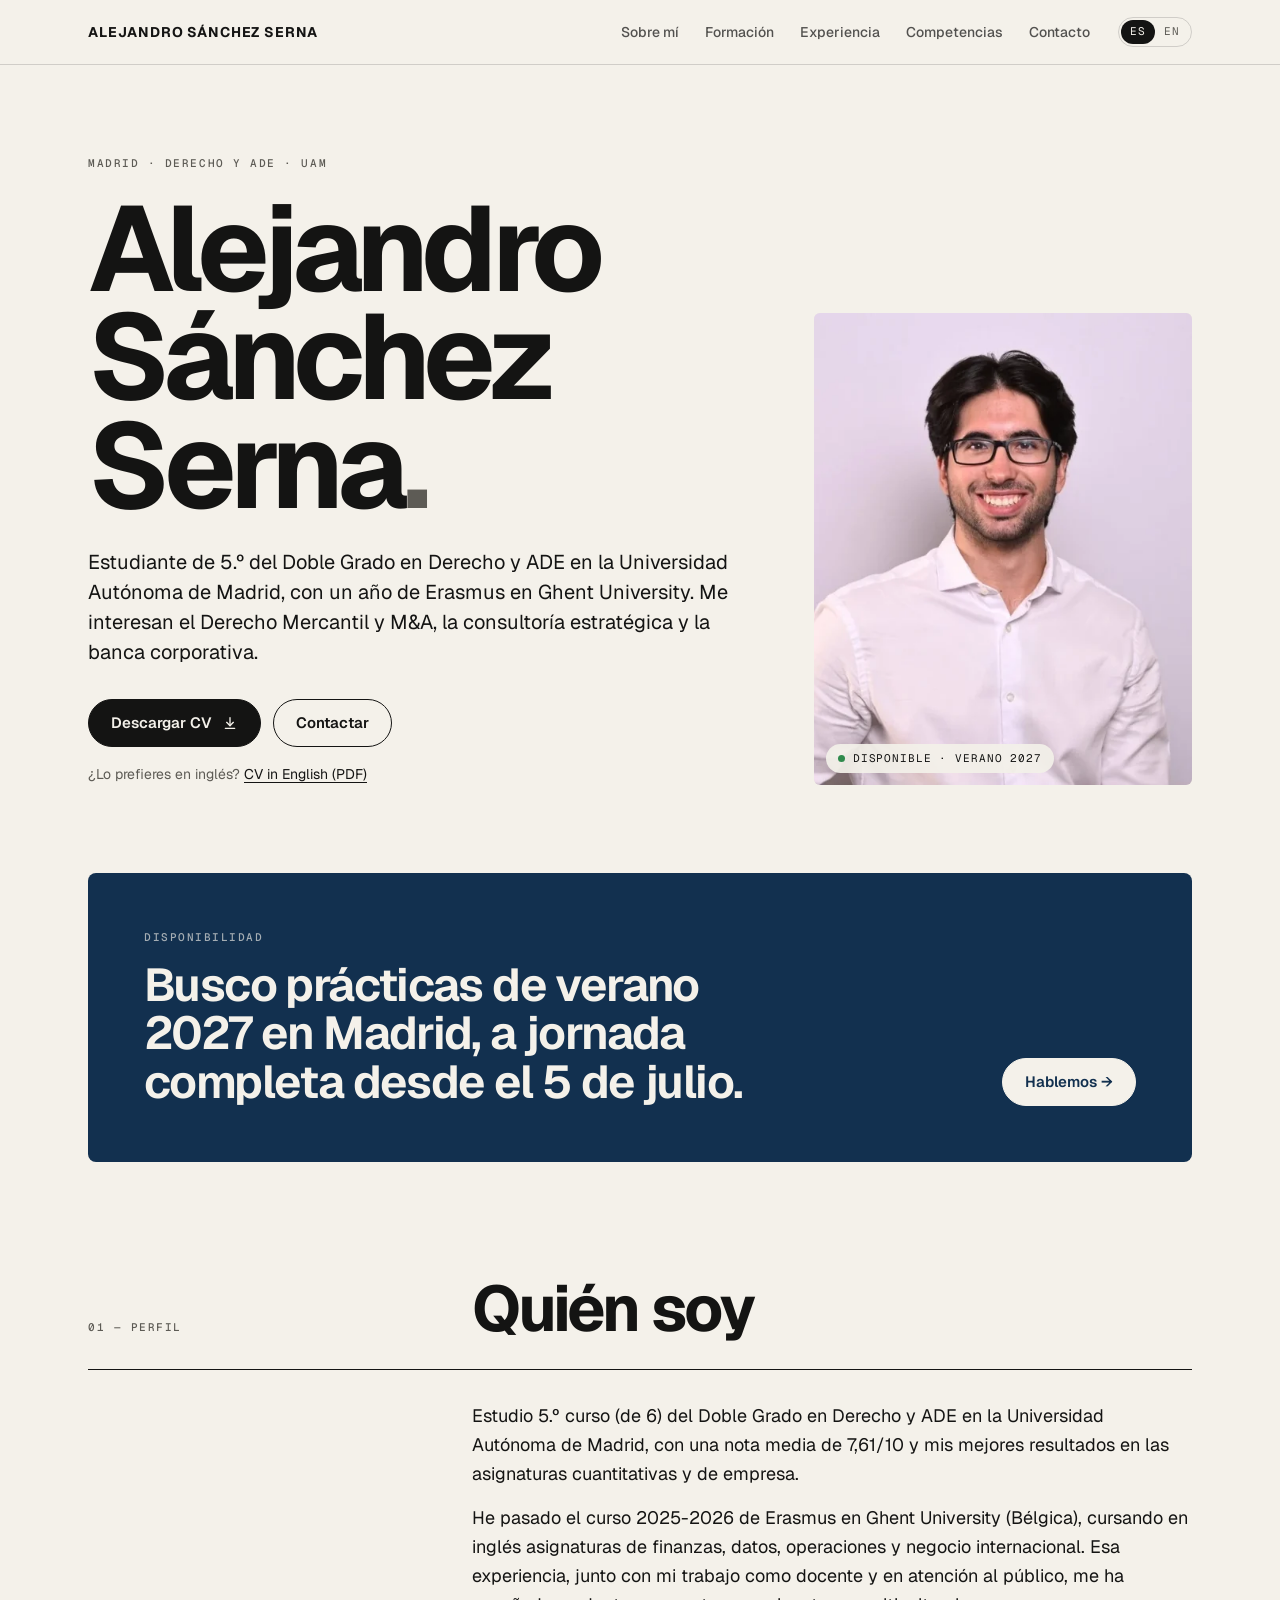
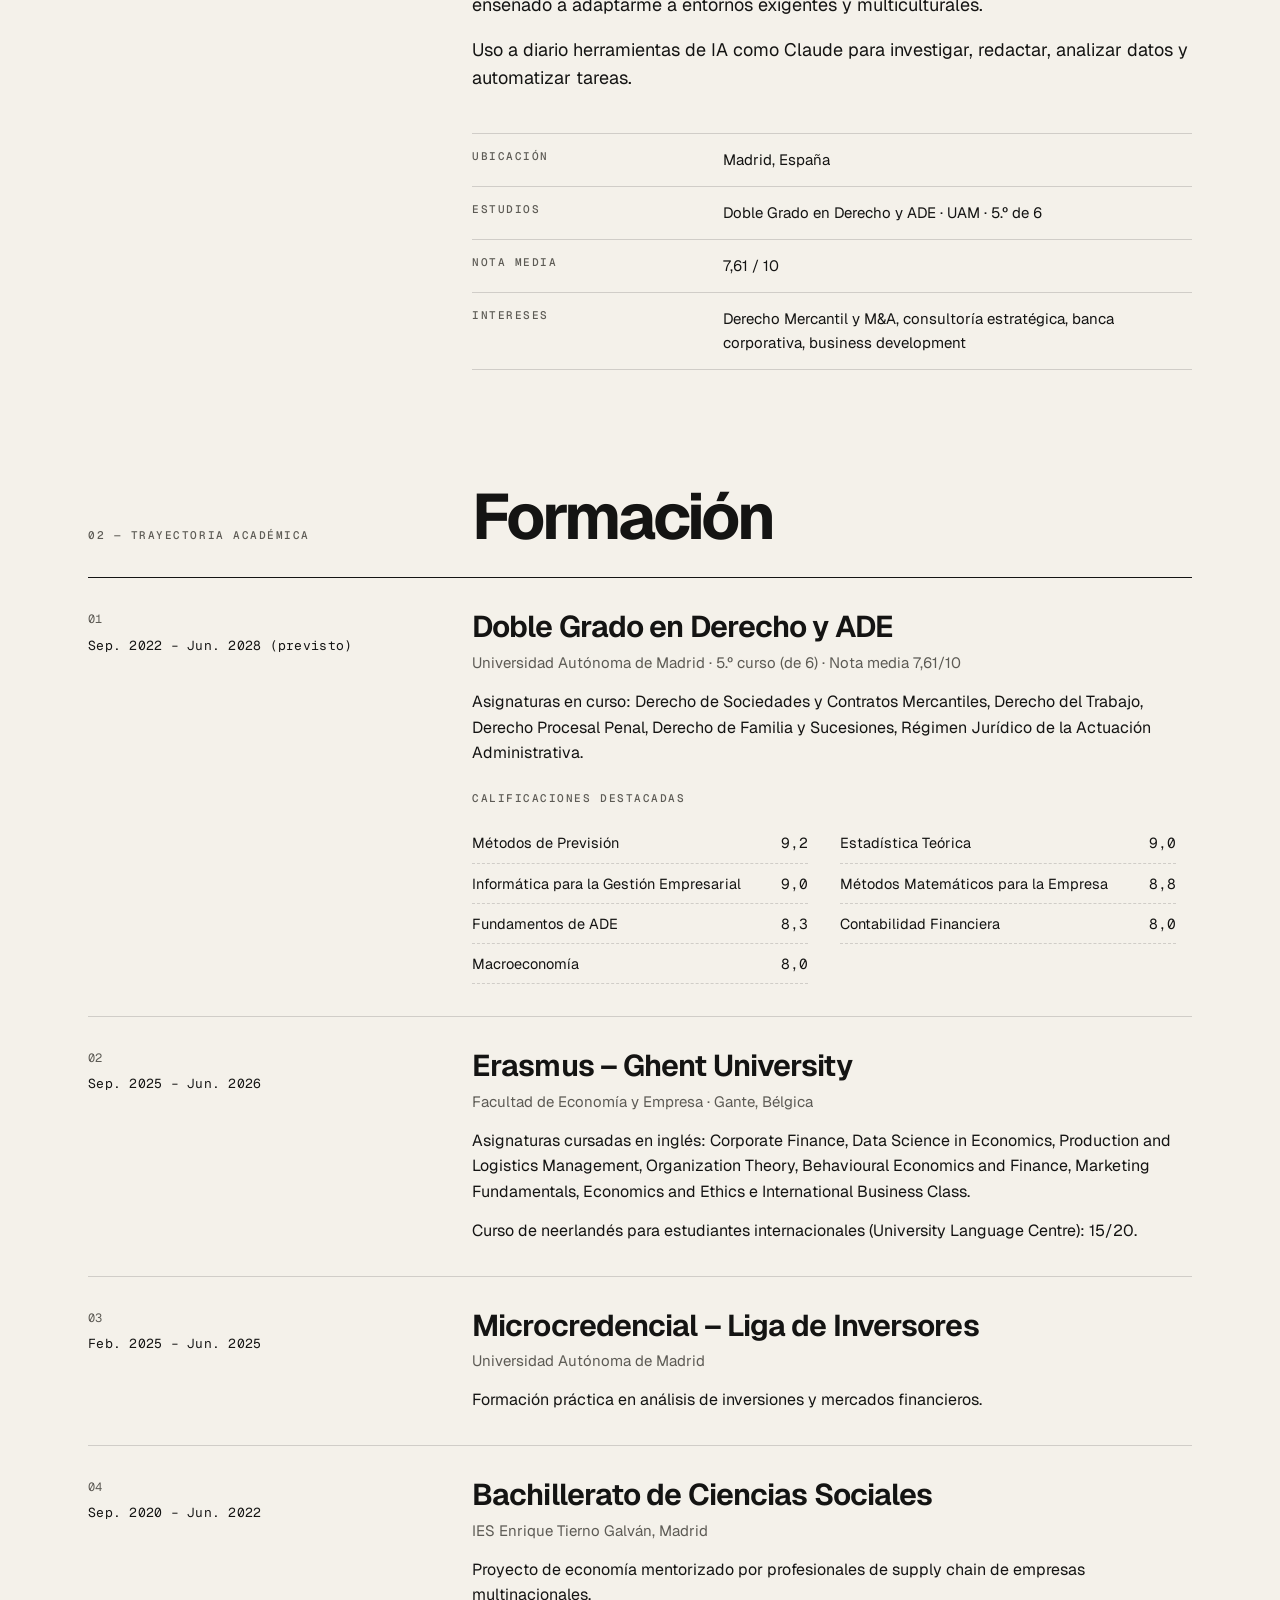
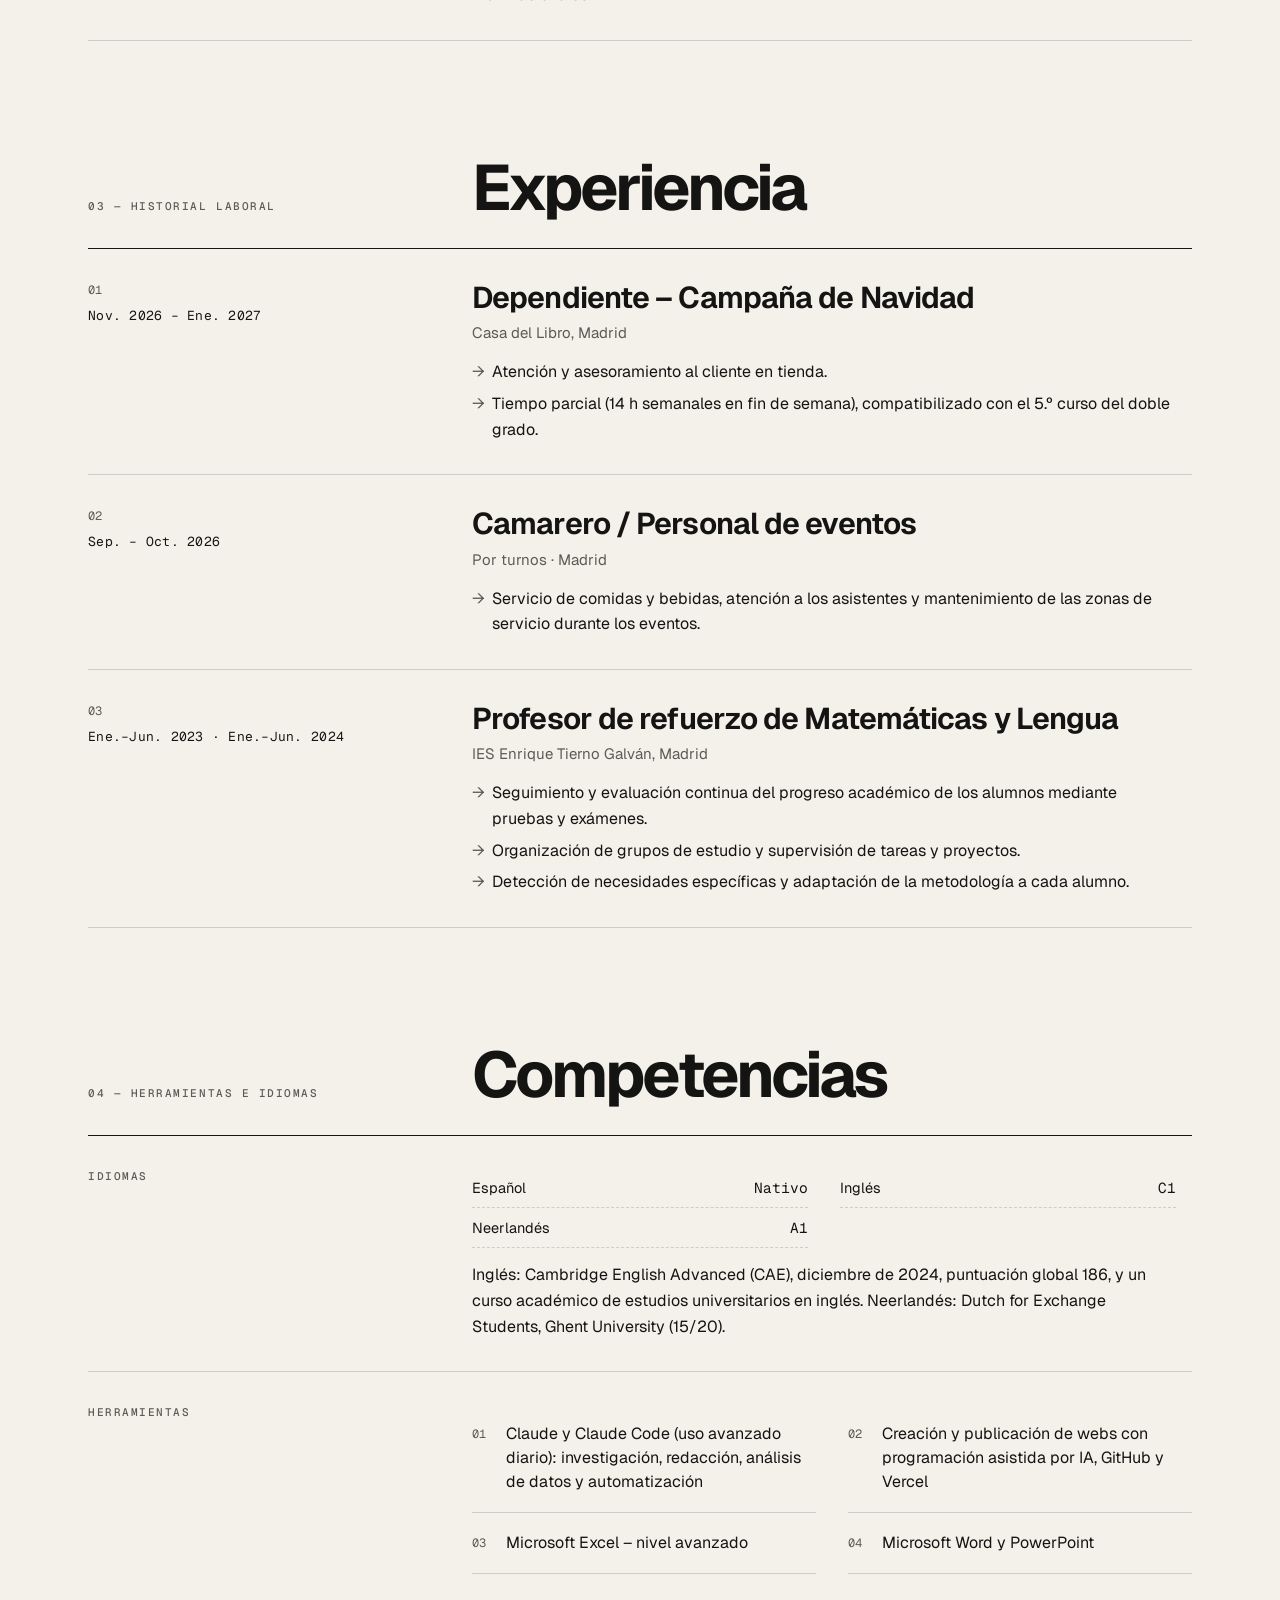
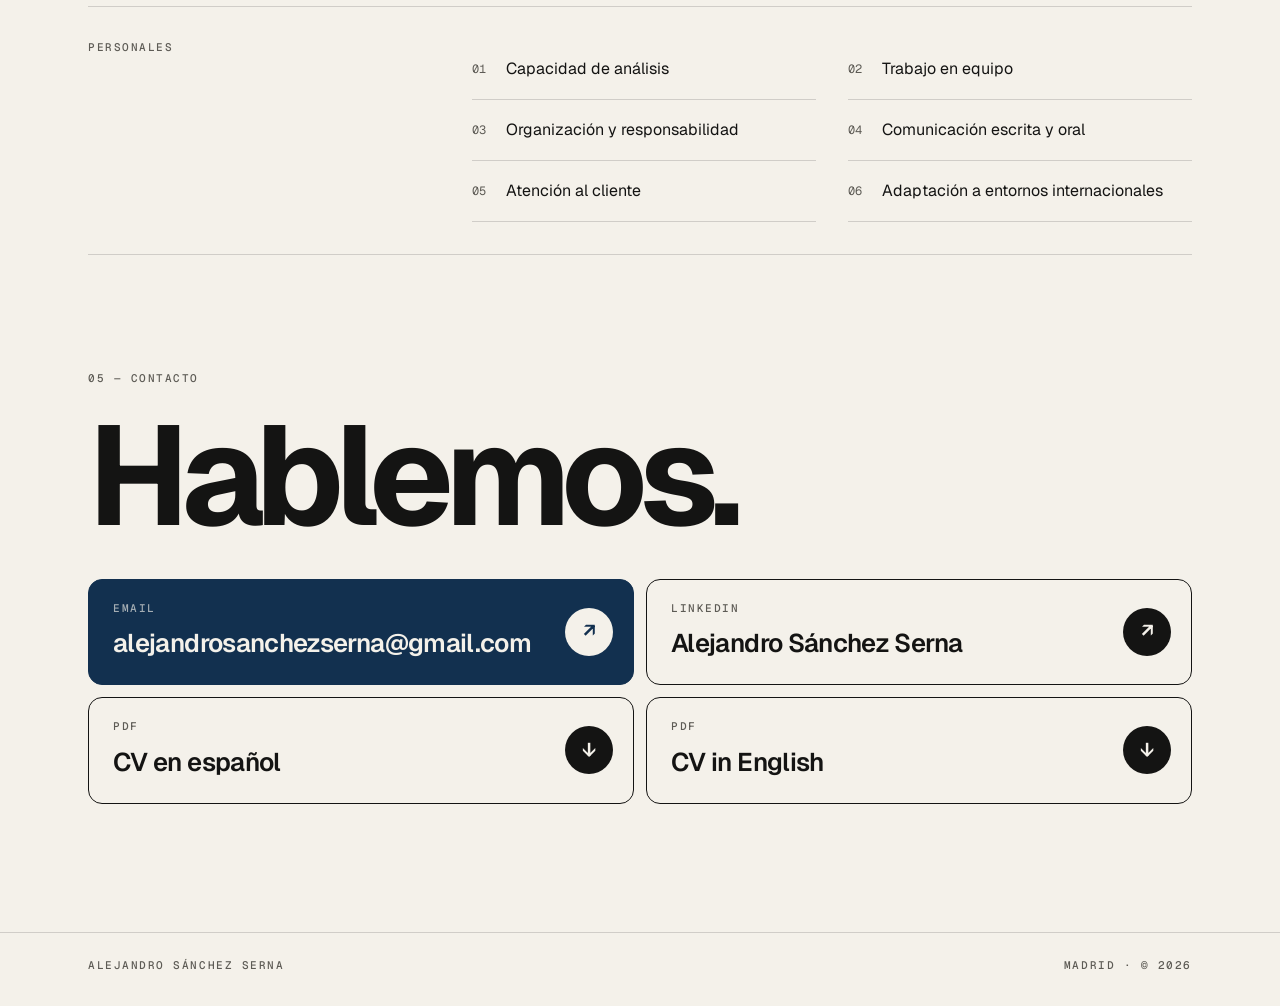
<file: index.html>
<!DOCTYPE html>
<html lang="es">
<head>
  <meta charset="UTF-8" />
  <meta name="viewport" content="width=device-width, initial-scale=1.0" />
  <title>Alejandro Sánchez Serna · Currículum · Derecho y ADE (UAM)</title>
  <meta name="description" content="Currículum de Alejandro Sánchez Serna: 5.º de Derecho y ADE (UAM), Erasmus en Ghent University, inglés C1. Disponible para prácticas en verano 2027." />
  <meta name="author" content="Alejandro Sánchez Serna" />
  <meta name="theme-color" content="#f4f1ea" />
  <link rel="canonical" href="https://curriculum-alejandro-sanchez-serna.vercel.app/" />
  <link rel="alternate" hreflang="es" href="https://curriculum-alejandro-sanchez-serna.vercel.app/" />
  <link rel="alternate" hreflang="en" href="https://curriculum-alejandro-sanchez-serna.vercel.app/en/" />
  <link rel="alternate" hreflang="x-default" href="https://curriculum-alejandro-sanchez-serna.vercel.app/" />

  <meta property="og:type" content="profile" />
  <meta property="og:locale" content="es_ES" />
  <meta property="og:locale:alternate" content="en_GB" />
  <meta property="og:url" content="https://curriculum-alejandro-sanchez-serna.vercel.app/" />
  <meta property="og:title" content="Alejandro Sánchez Serna · Currículum" />
  <meta property="og:description" content="Estudiante de Derecho y ADE (UAM) · Erasmus en Ghent University · Inglés C1. Disponible para prácticas de verano 2027 en Madrid." />
  <meta property="og:image" content="https://curriculum-alejandro-sanchez-serna.vercel.app/img/alejandro-sanchez-serna-og.jpg" />
  <meta property="og:image:alt" content="Retrato de Alejandro Sánchez Serna" />
  <meta name="twitter:card" content="summary" />
  <meta name="twitter:title" content="Alejandro Sánchez Serna · Currículum" />
  <meta name="twitter:description" content="Estudiante de Derecho y ADE (UAM) · Erasmus en Ghent University · Inglés C1. Disponible para prácticas de verano 2027 en Madrid." />
  <meta name="twitter:image" content="https://curriculum-alejandro-sanchez-serna.vercel.app/img/alejandro-sanchez-serna-og.jpg" />

  <script type="application/ld+json">
  {
    "@context": "https://schema.org",
    "@type": "Person",
    "name": "Alejandro Sánchez Serna",
    "url": "https://curriculum-alejandro-sanchez-serna.vercel.app/",
    "image": "https://curriculum-alejandro-sanchez-serna.vercel.app/img/alejandro-sanchez-serna-og.jpg",
    "jobTitle": "Estudiante del Doble Grado en Derecho y ADE",
    "address": { "@type": "PostalAddress", "addressLocality": "Madrid", "addressCountry": "ES" },
    "alumniOf": [
      { "@type": "CollegeOrUniversity", "name": "Universidad Autónoma de Madrid" },
      { "@type": "CollegeOrUniversity", "name": "Ghent University" }
    ],
    "knowsLanguage": ["es", "en", "nl"],
    "sameAs": ["https://www.linkedin.com/in/alejandro-s%C3%A1nchez-serna-419348226"]
  }
  </script>

  <link rel="preconnect" href="https://fonts.googleapis.com" />
  <link rel="preconnect" href="https://fonts.gstatic.com" crossorigin />
  <link rel="stylesheet" href="https://fonts.googleapis.com/css2?family=Geist:wght@400..800&family=Geist+Mono:wght@400..600&display=swap" />
  <link rel="stylesheet" href="/styles.css" />
  <script>document.documentElement.classList.add('js');</script>
</head>
<body>

  <a class="skip-link" href="#sobre-mi">Saltar al contenido</a>

  <header class="site-header">
    <div class="wrap">
      <a class="brand" href="#top">Alejandro Sánchez Serna</a>
      <div class="header-right">
        <ul class="nav-links">
          <li><a href="#sobre-mi">Sobre mí</a></li>
          <li><a href="#formacion">Formación</a></li>
          <li><a href="#experiencia">Experiencia</a></li>
          <li><a href="#competencias">Competencias</a></li>
          <li><a href="#contacto">Contacto</a></li>
        </ul>
        <div class="lang-switch" aria-label="Idioma">
          <span aria-current="true" lang="es">ES</span>
          <a href="/en/" hreflang="en" lang="en" title="English version">EN</a>
        </div>
      </div>
    </div>
  </header>

  <main id="top">

    <!-- HERO -->
    <section class="hero">
      <div class="wrap">
        <div class="hero-in">
          <div class="label">Madrid · Derecho y ADE · UAM</div>
          <h1>Alejandro<br>Sánchez Serna<span class="soft">.</span></h1>
          <p class="lead">
            Estudiante de 5.º del Doble Grado en Derecho y ADE en la Universidad Autónoma de Madrid,
            con un año de Erasmus en Ghent University. Me interesan el Derecho Mercantil y M&amp;A,
            la consultoría estratégica y la banca corporativa.
          </p>
          <div class="cta-row">
            <a href="/CV_Alejandro_Sanchez_Serna.pdf" class="btn btn-dark" download>
              Descargar CV
              <svg viewBox="0 0 24 24" fill="none" stroke="currentColor" stroke-width="2" stroke-linecap="round" stroke-linejoin="round" aria-hidden="true"><path d="M12 4v12"/><path d="m7 11 5 5 5-5"/><path d="M5 20h14"/></svg>
            </a>
            <a href="#contacto" class="btn btn-light">Contactar</a>
          </div>
          <p class="alt-cv">¿Lo prefieres en inglés? <a href="/CV_Alejandro_Sanchez_Serna_English.pdf" download hreflang="en">CV in English (PDF)</a></p>
        </div>
        <figure class="portrait">
          <img src="/img/alejandro-sanchez-serna.webp" width="480" height="596" alt="Retrato de Alejandro Sánchez Serna" fetchpriority="high" />
          <figcaption><span class="dot" aria-hidden="true"></span>Disponible · verano 2027</figcaption>
        </figure>
      </div>
    </section>

    <!-- DISPONIBILIDAD -->
    <div class="wrap">
      <div class="band reveal">
        <div>
          <div class="label">Disponibilidad</div>
          <p>Busco prácticas de verano 2027 en Madrid, a jornada completa desde el 5 de julio.</p>
        </div>
        <a href="#contacto" class="btn">Hablemos →</a>
      </div>
    </div>

    <!-- SOBRE MÍ -->
    <section class="section" id="sobre-mi">
      <div class="wrap">
        <div class="section-head reveal">
          <div class="label">01 — Perfil</div>
          <h2>Quién soy</h2>
        </div>
        <div class="split">
          <div></div>
          <div class="reveal">
            <div class="prose">
              <p>Estudio 5.º curso (de 6) del Doble Grado en Derecho y ADE en la Universidad Autónoma de Madrid, con una nota media de 7,61/10 y mis mejores resultados en las asignaturas cuantitativas y de empresa.</p>
              <p>He pasado el curso 2025-2026 de Erasmus en Ghent University (Bélgica), cursando en inglés asignaturas de finanzas, datos, operaciones y negocio internacional. Esa experiencia, junto con mi trabajo como docente y en atención al público, me ha enseñado a adaptarme a entornos exigentes y multiculturales.</p>
              <p>Uso a diario herramientas de IA como Claude para investigar, redactar, analizar datos y automatizar tareas.</p>
            </div>
            <dl class="facts">
              <div class="fact"><dt class="label">Ubicación</dt><dd>Madrid, España</dd></div>
              <div class="fact"><dt class="label">Estudios</dt><dd>Doble Grado en Derecho y ADE · UAM · 5.º de 6</dd></div>
              <div class="fact"><dt class="label">Nota media</dt><dd>7,61 / 10</dd></div>
              <div class="fact"><dt class="label">Intereses</dt><dd>Derecho Mercantil y M&amp;A, consultoría estratégica, banca corporativa, business development</dd></div>
            </dl>
          </div>
        </div>
      </div>
    </section>

    <!-- FORMACIÓN -->
    <section class="section" id="formacion">
      <div class="wrap">
        <div class="section-head reveal">
          <div class="label">02 — Trayectoria académica</div>
          <h2>Formación</h2>
        </div>

        <article class="row reveal">
          <div class="row-meta">
            <span class="num">01</span>
            <span class="date">Sep. 2022 – Jun. 2028 (previsto)</span>
          </div>
          <div class="row-body">
            <h3>Doble Grado en Derecho y ADE</h3>
            <div class="org">Universidad Autónoma de Madrid · 5.º curso (de 6) · Nota media 7,61/10</div>
            <p>Asignaturas en curso: Derecho de Sociedades y Contratos Mercantiles, Derecho del Trabajo, Derecho Procesal Penal, Derecho de Familia y Sucesiones, Régimen Jurídico de la Actuación Administrativa.</p>
            <p class="label">Calificaciones destacadas</p>
            <div class="grades">
              <div class="grade">Métodos de Previsión <span>9,2</span></div>
              <div class="grade">Estadística Teórica <span>9,0</span></div>
              <div class="grade">Informática para la Gestión Empresarial <span>9,0</span></div>
              <div class="grade">Métodos Matemáticos para la Empresa <span>8,8</span></div>
              <div class="grade">Fundamentos de ADE <span>8,3</span></div>
              <div class="grade">Contabilidad Financiera <span>8,0</span></div>
              <div class="grade">Macroeconomía <span>8,0</span></div>
            </div>
          </div>
        </article>

        <article class="row reveal">
          <div class="row-meta">
            <span class="num">02</span>
            <span class="date">Sep. 2025 – Jun. 2026</span>
          </div>
          <div class="row-body">
            <h3>Erasmus – Ghent University</h3>
            <div class="org">Facultad de Economía y Empresa · Gante, Bélgica</div>
            <p>Asignaturas cursadas en inglés: Corporate Finance, Data Science in Economics, Production and Logistics Management, Organization Theory, Behavioural Economics and Finance, Marketing Fundamentals, Economics and Ethics e International Business Class.</p>
            <p>Curso de neerlandés para estudiantes internacionales (University Language Centre): 15/20.</p>
          </div>
        </article>

        <article class="row reveal">
          <div class="row-meta">
            <span class="num">03</span>
            <span class="date">Feb. 2025 – Jun. 2025</span>
          </div>
          <div class="row-body">
            <h3>Microcredencial – Liga de Inversores</h3>
            <div class="org">Universidad Autónoma de Madrid</div>
            <p>Formación práctica en análisis de inversiones y mercados financieros.</p>
          </div>
        </article>

        <article class="row reveal">
          <div class="row-meta">
            <span class="num">04</span>
            <span class="date">Sep. 2020 – Jun. 2022</span>
          </div>
          <div class="row-body">
            <h3>Bachillerato de Ciencias Sociales</h3>
            <div class="org">IES Enrique Tierno Galván, Madrid</div>
            <p>Proyecto de economía mentorizado por profesionales de supply chain de empresas multinacionales.</p>
          </div>
        </article>
      </div>
    </section>

    <!-- EXPERIENCIA -->
    <section class="section" id="experiencia">
      <div class="wrap">
        <div class="section-head reveal">
          <div class="label">03 — Historial laboral</div>
          <h2>Experiencia</h2>
        </div>

        <article class="row reveal">
          <div class="row-meta">
            <span class="num">01</span>
            <span class="date">Nov. 2026 – Ene. 2027</span>
          </div>
          <div class="row-body">
            <h3>Dependiente – Campaña de Navidad</h3>
            <div class="org">Casa del Libro, Madrid</div>
            <ul>
              <li>Atención y asesoramiento al cliente en tienda.</li>
              <li>Tiempo parcial (14 h semanales en fin de semana), compatibilizado con el 5.º curso del doble grado.</li>
            </ul>
          </div>
        </article>

        <article class="row reveal">
          <div class="row-meta">
            <span class="num">02</span>
            <span class="date">Sep. – Oct. 2026</span>
          </div>
          <div class="row-body">
            <h3>Camarero / Personal de eventos</h3>
            <div class="org">Por turnos · Madrid</div>
            <ul>
              <li>Servicio de comidas y bebidas, atención a los asistentes y mantenimiento de las zonas de servicio durante los eventos.</li>
            </ul>
          </div>
        </article>

        <article class="row reveal">
          <div class="row-meta">
            <span class="num">03</span>
            <span class="date">Ene.–Jun. 2023 · Ene.–Jun. 2024</span>
          </div>
          <div class="row-body">
            <h3>Profesor de refuerzo de Matemáticas y Lengua</h3>
            <div class="org">IES Enrique Tierno Galván, Madrid</div>
            <ul>
              <li>Seguimiento y evaluación continua del progreso académico de los alumnos mediante pruebas y exámenes.</li>
              <li>Organización de grupos de estudio y supervisión de tareas y proyectos.</li>
              <li>Detección de necesidades específicas y adaptación de la metodología a cada alumno.</li>
            </ul>
          </div>
        </article>
      </div>
    </section>

    <!-- COMPETENCIAS E IDIOMAS -->
    <section class="section" id="competencias">
      <div class="wrap">
        <div class="section-head reveal">
          <div class="label">04 — Herramientas e idiomas</div>
          <h2>Competencias</h2>
        </div>

        <article class="row reveal">
          <div class="row-meta"><span class="label">Idiomas</span></div>
          <div class="row-body">
            <div class="grades" style="margin-top:0">
              <div class="grade">Español <span>Nativo</span></div>
              <div class="grade">Inglés <span>C1</span></div>
              <div class="grade">Neerlandés <span>A1</span></div>
            </div>
            <p>Inglés: Cambridge English Advanced (CAE), diciembre de 2024, puntuación global 186, y un curso académico de estudios universitarios en inglés. Neerlandés: Dutch for Exchange Students, Ghent University (15/20).</p>
          </div>
        </article>

        <article class="row reveal">
          <div class="row-meta"><span class="label">Herramientas</span></div>
          <div class="row-body">
            <div class="skills">
              <div class="skill"><span class="num">01</span>Claude y Claude Code (uso avanzado diario): investigación, redacción, análisis de datos y automatización</div>
              <div class="skill"><span class="num">02</span>Creación y publicación de webs con programación asistida por IA, GitHub y Vercel</div>
              <div class="skill"><span class="num">03</span>Microsoft Excel – nivel avanzado</div>
              <div class="skill"><span class="num">04</span>Microsoft Word y PowerPoint</div>
            </div>
          </div>
        </article>

        <article class="row reveal">
          <div class="row-meta"><span class="label">Personales</span></div>
          <div class="row-body">
            <div class="skills">
              <div class="skill"><span class="num">01</span>Capacidad de análisis</div>
              <div class="skill"><span class="num">02</span>Trabajo en equipo</div>
              <div class="skill"><span class="num">03</span>Organización y responsabilidad</div>
              <div class="skill"><span class="num">04</span>Comunicación escrita y oral</div>
              <div class="skill"><span class="num">05</span>Atención al cliente</div>
              <div class="skill"><span class="num">06</span>Adaptación a entornos internacionales</div>
            </div>
          </div>
        </article>
      </div>
    </section>

    <!-- CONTACTO -->
    <section class="section" id="contacto">
      <div class="wrap">
        <div class="label reveal">05 — Contacto</div>
        <h2 class="contact-title reveal">Hablemos.</h2>
        <div class="links reveal">
          <a class="link-row primary" href="mailto:alejandrosanchezserna@gmail.com">
            <span class="text"><small>Email</small>alejandrosanchezserna<wbr>@gmail.com</span>
            <span class="arrow" aria-hidden="true">↗</span>
          </a>
          <a class="link-row" href="https://www.linkedin.com/in/alejandro-s%C3%A1nchez-serna-419348226" rel="me">
            <span class="text"><small>LinkedIn</small>Alejandro Sánchez Serna</span>
            <span class="arrow" aria-hidden="true">↗</span>
          </a>
          <a class="link-row down" href="/CV_Alejandro_Sanchez_Serna.pdf" download>
            <span class="text"><small>PDF</small>CV en español</span>
            <span class="arrow" aria-hidden="true">↓</span>
          </a>
          <a class="link-row down" href="/CV_Alejandro_Sanchez_Serna_English.pdf" download hreflang="en">
            <span class="text"><small>PDF</small><span lang="en">CV in English</span></span>
            <span class="arrow" aria-hidden="true">↓</span>
          </a>
        </div>
      </div>
    </section>

  </main>

  <footer>
    <div class="wrap">
      <span class="label">Alejandro Sánchez Serna</span>
      <span class="label">Madrid · © 2026</span>
    </div>
  </footer>

  <script>
    (function () {
      // Reveal every block that is in view or already above it, so jumping via the menu never leaves hidden content.
      var pending = Array.prototype.slice.call(document.querySelectorAll('.reveal'));
      function check() {
        var limit = window.innerHeight * 0.92;
        pending = pending.filter(function (el) {
          if (el.getBoundingClientRect().top < limit) { el.classList.add('is-visible'); return false; }
          return true;
        });
        if (!pending.length) window.removeEventListener('scroll', check);
      }
      window.addEventListener('scroll', check, { passive: true });
      window.addEventListener('resize', check);
      window.addEventListener('beforeprint', function () { pending.forEach(function (el) { el.classList.add('is-visible'); }); });
      check();
    })();
  </script>
</body>
</html>
</file>
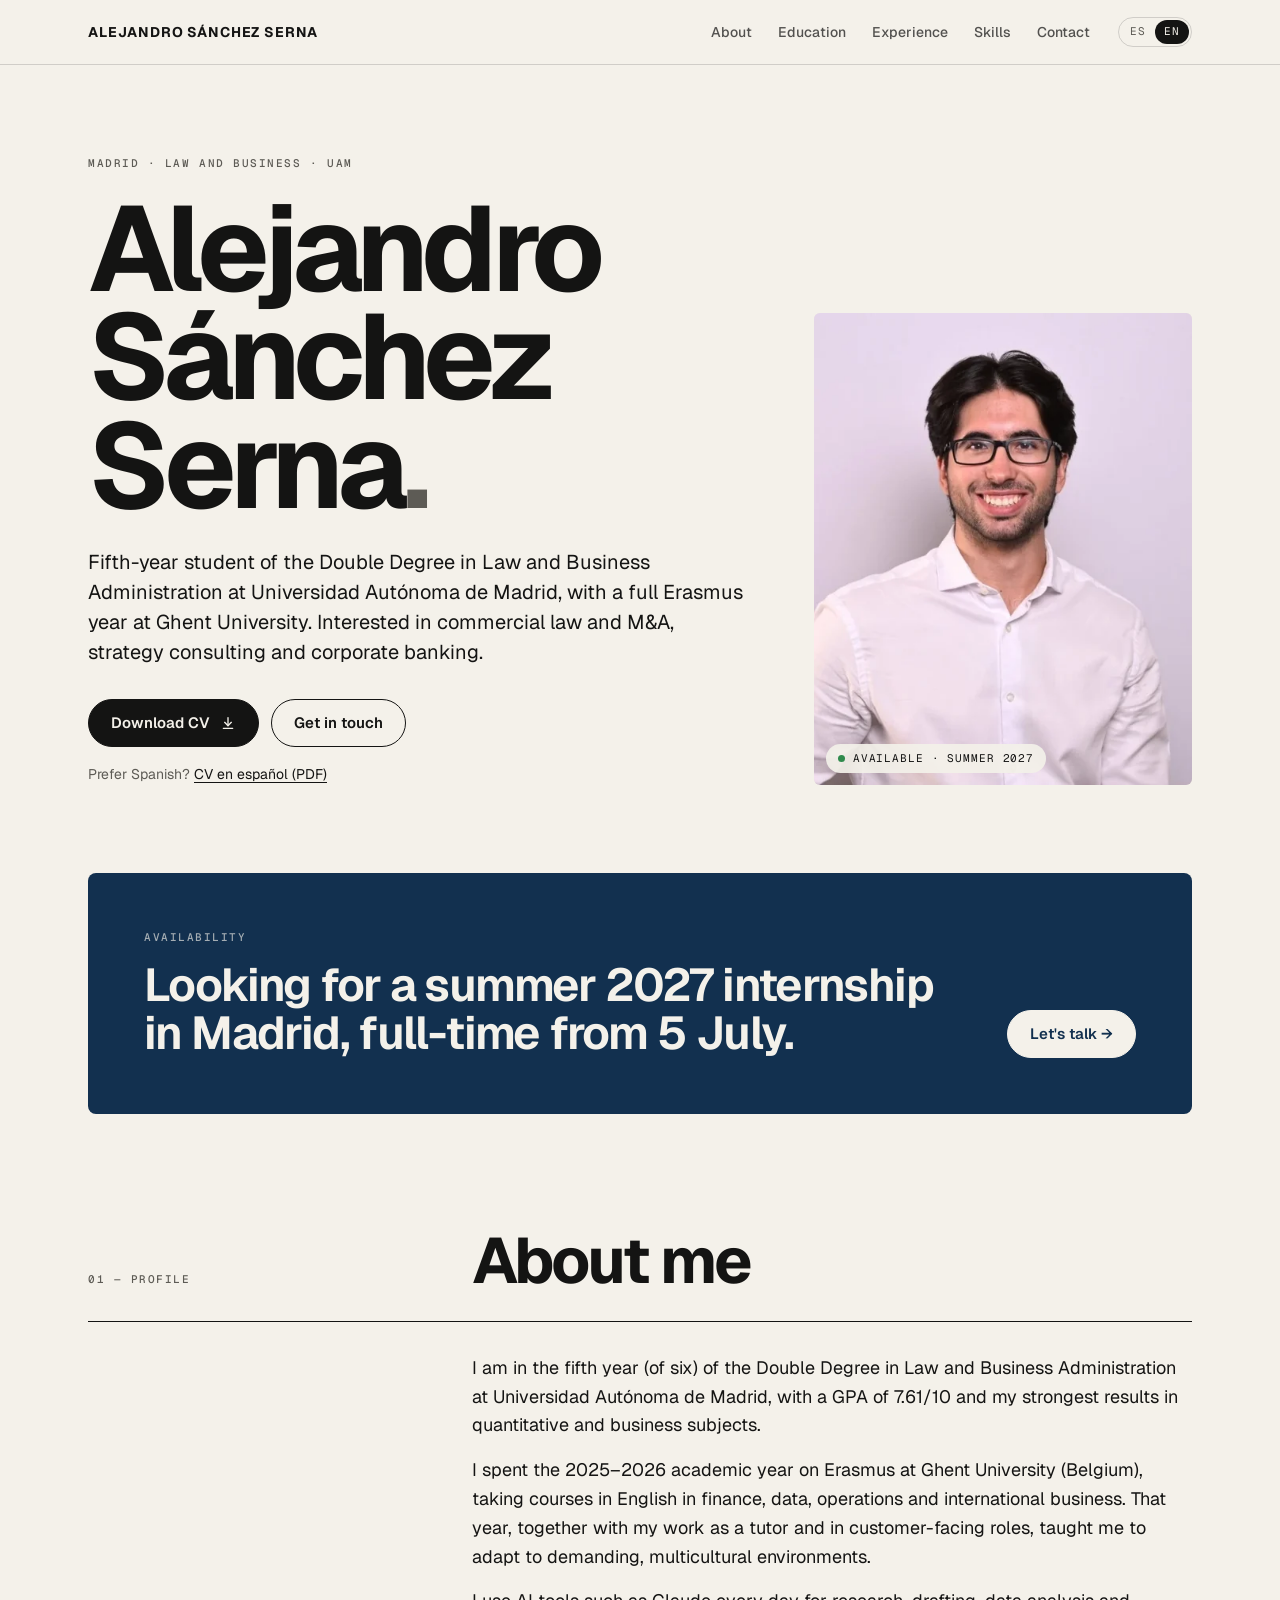
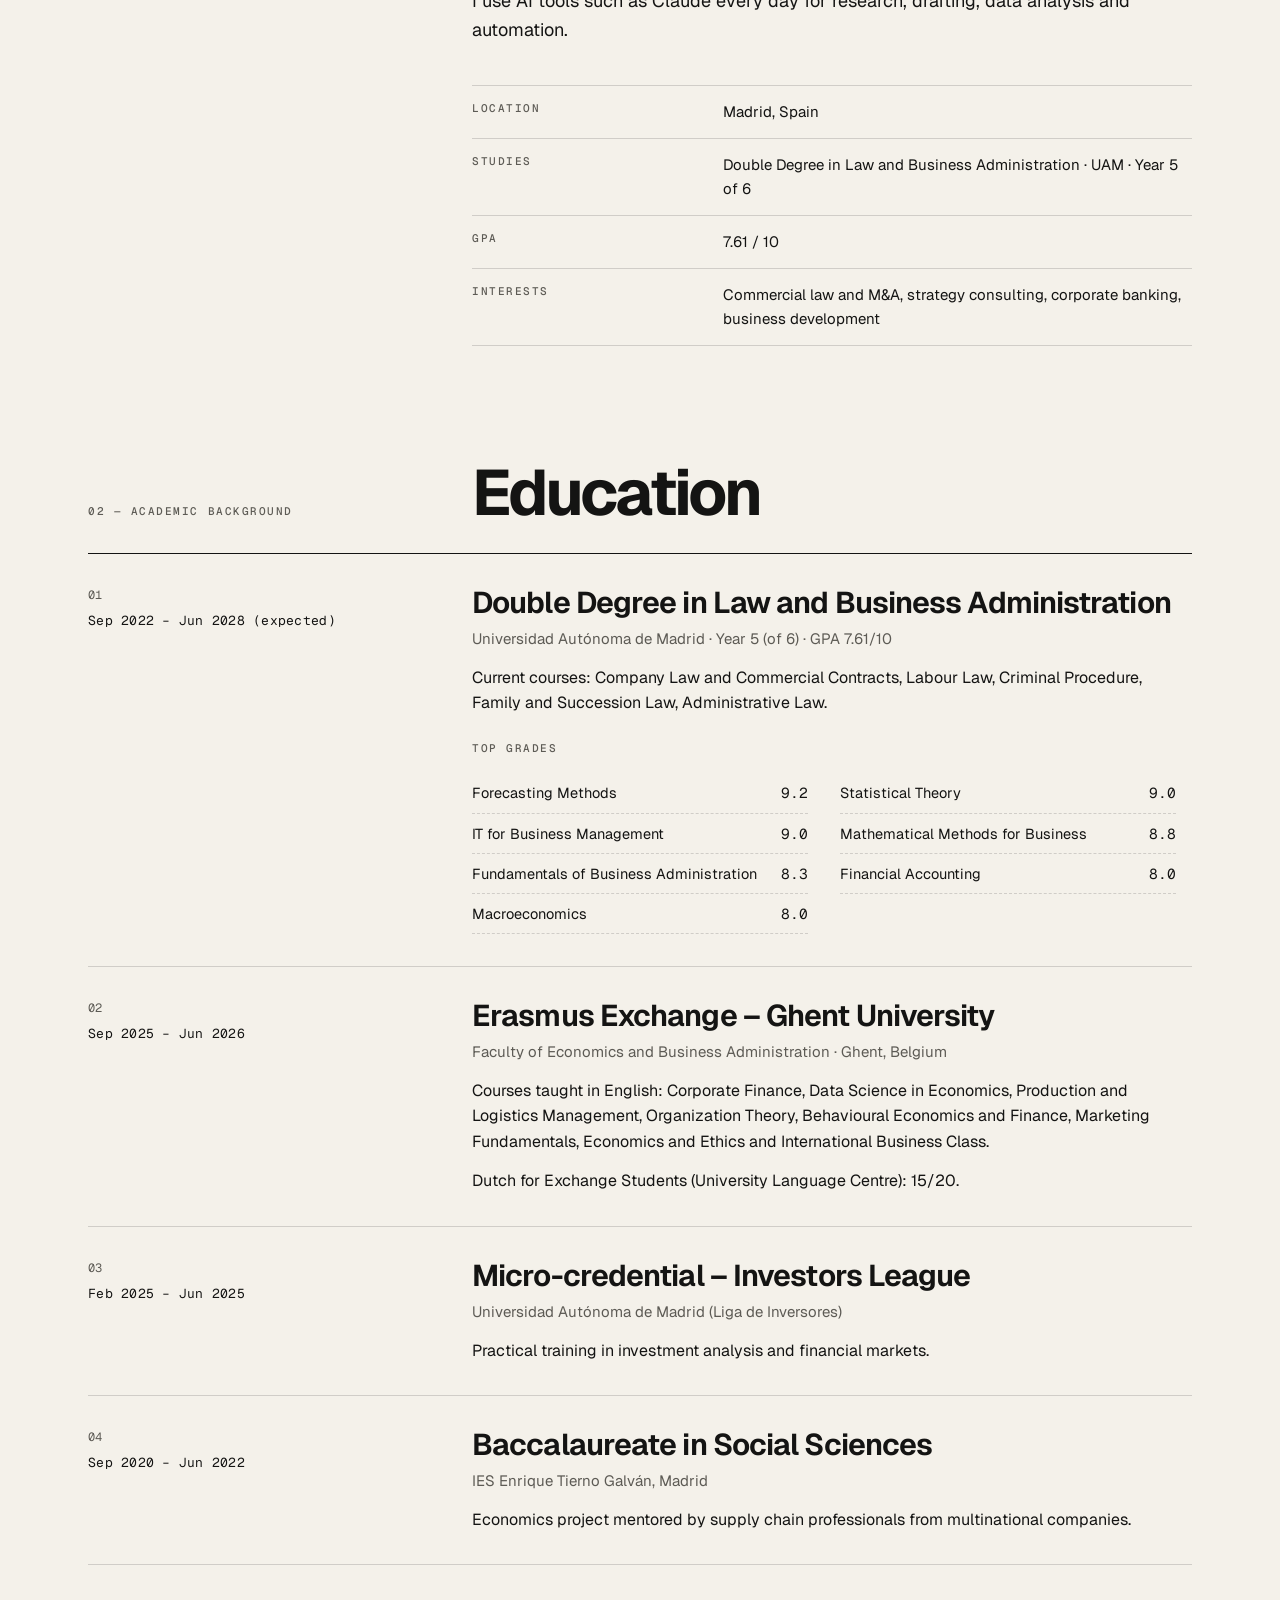
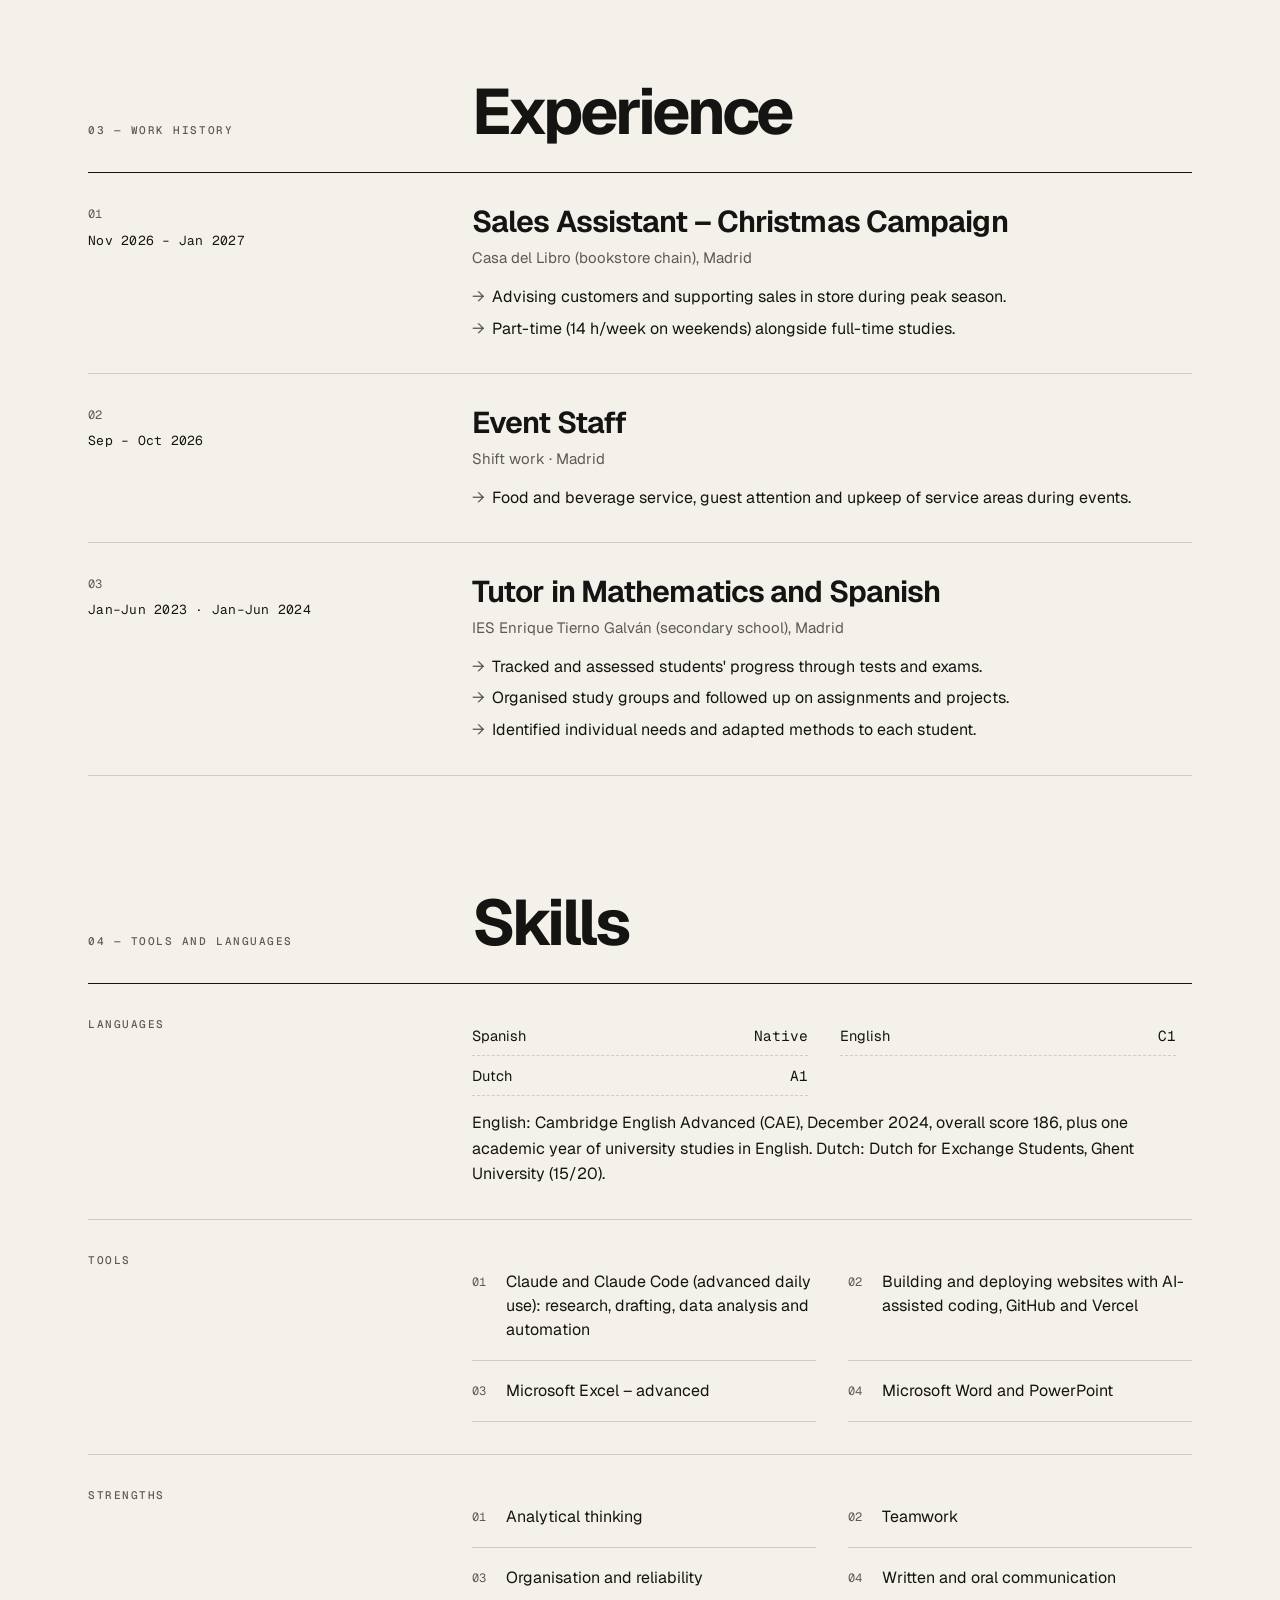
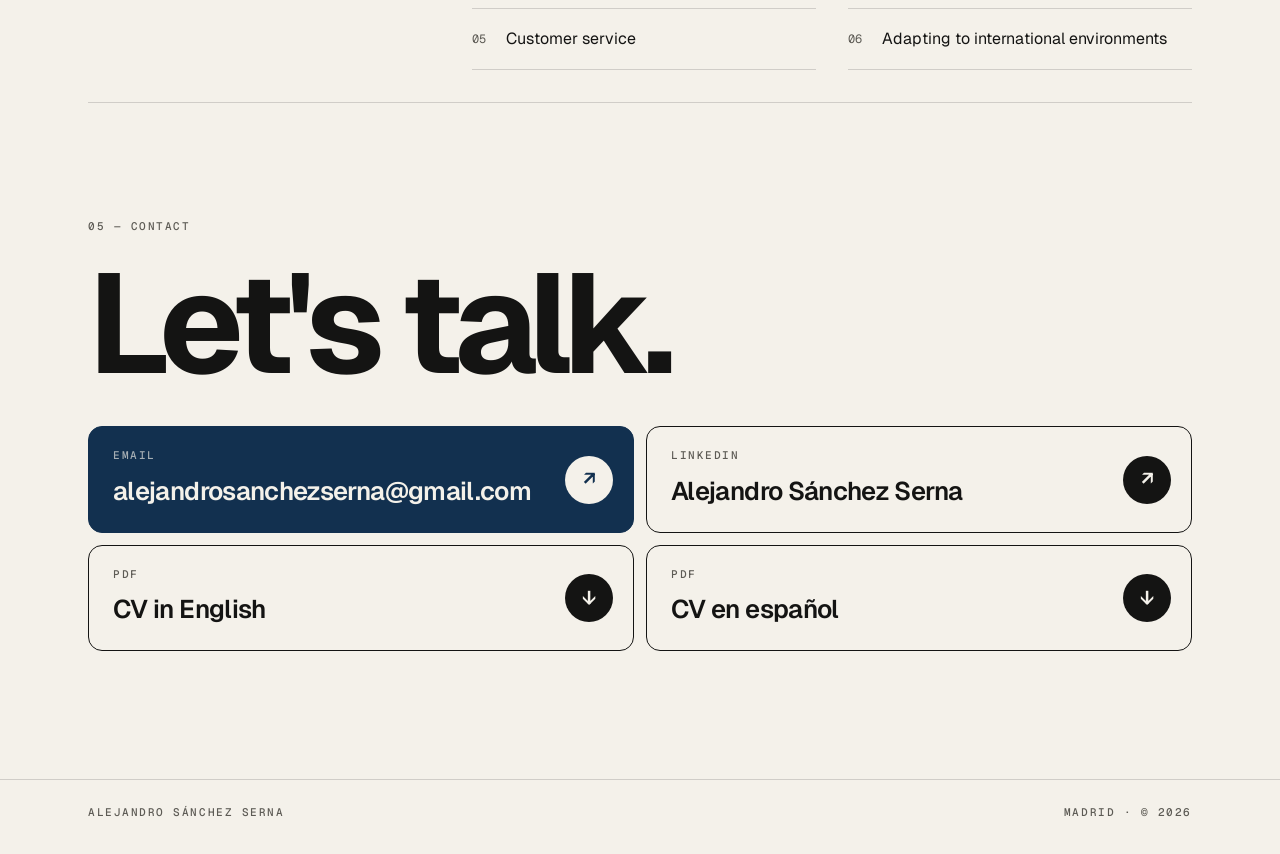
<file: en/index.html>
<!DOCTYPE html>
<html lang="en">
<head>
  <meta charset="UTF-8" />
  <meta name="viewport" content="width=device-width, initial-scale=1.0" />
  <title>Alejandro Sánchez Serna · CV · Law and Business Administration (UAM)</title>
  <meta name="description" content="CV of Alejandro Sánchez Serna: 5th-year Law and Business Administration student (UAM), Erasmus at Ghent University, C1 English. Available for a summer 2027 internship." />
  <meta name="author" content="Alejandro Sánchez Serna" />
  <meta name="theme-color" content="#f4f1ea" />
  <link rel="canonical" href="https://curriculum-alejandro-sanchez-serna.vercel.app/en/" />
  <link rel="alternate" hreflang="es" href="https://curriculum-alejandro-sanchez-serna.vercel.app/" />
  <link rel="alternate" hreflang="en" href="https://curriculum-alejandro-sanchez-serna.vercel.app/en/" />
  <link rel="alternate" hreflang="x-default" href="https://curriculum-alejandro-sanchez-serna.vercel.app/" />

  <meta property="og:type" content="profile" />
  <meta property="og:locale" content="en_GB" />
  <meta property="og:locale:alternate" content="es_ES" />
  <meta property="og:url" content="https://curriculum-alejandro-sanchez-serna.vercel.app/en/" />
  <meta property="og:title" content="Alejandro Sánchez Serna · CV" />
  <meta property="og:description" content="Law and Business Administration student (UAM) · Erasmus at Ghent University · C1 English. Available for a summer 2027 internship in Madrid." />
  <meta property="og:image" content="https://curriculum-alejandro-sanchez-serna.vercel.app/img/alejandro-sanchez-serna-og.jpg" />
  <meta property="og:image:alt" content="Portrait of Alejandro Sánchez Serna" />
  <meta name="twitter:card" content="summary" />
  <meta name="twitter:title" content="Alejandro Sánchez Serna · CV" />
  <meta name="twitter:description" content="Law and Business Administration student (UAM) · Erasmus at Ghent University · C1 English. Available for a summer 2027 internship in Madrid." />
  <meta name="twitter:image" content="https://curriculum-alejandro-sanchez-serna.vercel.app/img/alejandro-sanchez-serna-og.jpg" />

  <script type="application/ld+json">
  {
    "@context": "https://schema.org",
    "@type": "Person",
    "name": "Alejandro Sánchez Serna",
    "url": "https://curriculum-alejandro-sanchez-serna.vercel.app/en/",
    "image": "https://curriculum-alejandro-sanchez-serna.vercel.app/img/alejandro-sanchez-serna-og.jpg",
    "jobTitle": "Double Degree student in Law and Business Administration",
    "address": { "@type": "PostalAddress", "addressLocality": "Madrid", "addressCountry": "ES" },
    "alumniOf": [
      { "@type": "CollegeOrUniversity", "name": "Universidad Autónoma de Madrid" },
      { "@type": "CollegeOrUniversity", "name": "Ghent University" }
    ],
    "knowsLanguage": ["es", "en", "nl"],
    "sameAs": ["https://www.linkedin.com/in/alejandro-s%C3%A1nchez-serna-419348226"]
  }
  </script>

  <link rel="preconnect" href="https://fonts.googleapis.com" />
  <link rel="preconnect" href="https://fonts.gstatic.com" crossorigin />
  <link rel="stylesheet" href="https://fonts.googleapis.com/css2?family=Geist:wght@400..800&family=Geist+Mono:wght@400..600&display=swap" />
  <link rel="stylesheet" href="/styles.css" />
  <script>document.documentElement.classList.add('js');</script>
</head>
<body>

  <a class="skip-link" href="#about">Skip to content</a>

  <header class="site-header">
    <div class="wrap">
      <a class="brand" href="#top">Alejandro Sánchez Serna</a>
      <div class="header-right">
        <ul class="nav-links">
          <li><a href="#about">About</a></li>
          <li><a href="#education">Education</a></li>
          <li><a href="#experience">Experience</a></li>
          <li><a href="#skills">Skills</a></li>
          <li><a href="#contact">Contact</a></li>
        </ul>
        <div class="lang-switch" aria-label="Language">
          <a href="/" hreflang="es" lang="es" title="Versión en español">ES</a>
          <span aria-current="true" lang="en">EN</span>
        </div>
      </div>
    </div>
  </header>

  <main id="top">

    <!-- HERO -->
    <section class="hero">
      <div class="wrap">
        <div class="hero-in">
          <div class="label">Madrid · Law and Business · UAM</div>
          <h1>Alejandro<br>Sánchez Serna<span class="soft">.</span></h1>
          <p class="lead">
            Fifth-year student of the Double Degree in Law and Business Administration at Universidad Autónoma de Madrid,
            with a full Erasmus year at Ghent University. Interested in commercial law and M&amp;A,
            strategy consulting and corporate banking.
          </p>
          <div class="cta-row">
            <a href="/CV_Alejandro_Sanchez_Serna_English.pdf" class="btn btn-dark" download>
              Download CV
              <svg viewBox="0 0 24 24" fill="none" stroke="currentColor" stroke-width="2" stroke-linecap="round" stroke-linejoin="round" aria-hidden="true"><path d="M12 4v12"/><path d="m7 11 5 5 5-5"/><path d="M5 20h14"/></svg>
            </a>
            <a href="#contact" class="btn btn-light">Get in touch</a>
          </div>
          <p class="alt-cv">Prefer Spanish? <a href="/CV_Alejandro_Sanchez_Serna.pdf" download hreflang="es" lang="es">CV en español (PDF)</a></p>
        </div>
        <figure class="portrait">
          <img src="/img/alejandro-sanchez-serna.webp" width="480" height="596" alt="Portrait of Alejandro Sánchez Serna" fetchpriority="high" />
          <figcaption><span class="dot" aria-hidden="true"></span>Available · summer 2027</figcaption>
        </figure>
      </div>
    </section>

    <!-- AVAILABILITY -->
    <div class="wrap">
      <div class="band reveal">
        <div>
          <div class="label">Availability</div>
          <p>Looking for a summer 2027 internship in Madrid, full-time from 5 July.</p>
        </div>
        <a href="#contact" class="btn">Let's talk →</a>
      </div>
    </div>

    <!-- ABOUT -->
    <section class="section" id="about">
      <div class="wrap">
        <div class="section-head reveal">
          <div class="label">01 — Profile</div>
          <h2>About me</h2>
        </div>
        <div class="split">
          <div></div>
          <div class="reveal">
            <div class="prose">
              <p>I am in the fifth year (of six) of the Double Degree in Law and Business Administration at Universidad Autónoma de Madrid, with a GPA of 7.61/10 and my strongest results in quantitative and business subjects.</p>
              <p>I spent the 2025–2026 academic year on Erasmus at Ghent University (Belgium), taking courses in English in finance, data, operations and international business. That year, together with my work as a tutor and in customer-facing roles, taught me to adapt to demanding, multicultural environments.</p>
              <p>I use AI tools such as Claude every day for research, drafting, data analysis and automation.</p>
            </div>
            <dl class="facts">
              <div class="fact"><dt class="label">Location</dt><dd>Madrid, Spain</dd></div>
              <div class="fact"><dt class="label">Studies</dt><dd>Double Degree in Law and Business Administration · UAM · Year 5 of 6</dd></div>
              <div class="fact"><dt class="label">GPA</dt><dd>7.61 / 10</dd></div>
              <div class="fact"><dt class="label">Interests</dt><dd>Commercial law and M&amp;A, strategy consulting, corporate banking, business development</dd></div>
            </dl>
          </div>
        </div>
      </div>
    </section>

    <!-- EDUCATION -->
    <section class="section" id="education">
      <div class="wrap">
        <div class="section-head reveal">
          <div class="label">02 — Academic background</div>
          <h2>Education</h2>
        </div>

        <article class="row reveal">
          <div class="row-meta">
            <span class="num">01</span>
            <span class="date">Sep 2022 – Jun 2028 (expected)</span>
          </div>
          <div class="row-body">
            <h3>Double Degree in Law and Business Administration</h3>
            <div class="org">Universidad Autónoma de Madrid · Year 5 (of 6) · GPA 7.61/10</div>
            <p>Current courses: Company Law and Commercial Contracts, Labour Law, Criminal Procedure, Family and Succession Law, Administrative Law.</p>
            <p class="label">Top grades</p>
            <div class="grades">
              <div class="grade">Forecasting Methods <span>9.2</span></div>
              <div class="grade">Statistical Theory <span>9.0</span></div>
              <div class="grade">IT for Business Management <span>9.0</span></div>
              <div class="grade">Mathematical Methods for Business <span>8.8</span></div>
              <div class="grade">Fundamentals of Business Administration <span>8.3</span></div>
              <div class="grade">Financial Accounting <span>8.0</span></div>
              <div class="grade">Macroeconomics <span>8.0</span></div>
            </div>
          </div>
        </article>

        <article class="row reveal">
          <div class="row-meta">
            <span class="num">02</span>
            <span class="date">Sep 2025 – Jun 2026</span>
          </div>
          <div class="row-body">
            <h3>Erasmus Exchange – Ghent University</h3>
            <div class="org">Faculty of Economics and Business Administration · Ghent, Belgium</div>
            <p>Courses taught in English: Corporate Finance, Data Science in Economics, Production and Logistics Management, Organization Theory, Behavioural Economics and Finance, Marketing Fundamentals, Economics and Ethics and International Business Class.</p>
            <p>Dutch for Exchange Students (University Language Centre): 15/20.</p>
          </div>
        </article>

        <article class="row reveal">
          <div class="row-meta">
            <span class="num">03</span>
            <span class="date">Feb 2025 – Jun 2025</span>
          </div>
          <div class="row-body">
            <h3>Micro-credential – Investors League</h3>
            <div class="org">Universidad Autónoma de Madrid (Liga de Inversores)</div>
            <p>Practical training in investment analysis and financial markets.</p>
          </div>
        </article>

        <article class="row reveal">
          <div class="row-meta">
            <span class="num">04</span>
            <span class="date">Sep 2020 – Jun 2022</span>
          </div>
          <div class="row-body">
            <h3>Baccalaureate in Social Sciences</h3>
            <div class="org">IES Enrique Tierno Galván, Madrid</div>
            <p>Economics project mentored by supply chain professionals from multinational companies.</p>
          </div>
        </article>
      </div>
    </section>

    <!-- EXPERIENCE -->
    <section class="section" id="experience">
      <div class="wrap">
        <div class="section-head reveal">
          <div class="label">03 — Work history</div>
          <h2>Experience</h2>
        </div>

        <article class="row reveal">
          <div class="row-meta">
            <span class="num">01</span>
            <span class="date">Nov 2026 – Jan 2027</span>
          </div>
          <div class="row-body">
            <h3>Sales Assistant – Christmas Campaign</h3>
            <div class="org">Casa del Libro (bookstore chain), Madrid</div>
            <ul>
              <li>Advising customers and supporting sales in store during peak season.</li>
              <li>Part-time (14 h/week on weekends) alongside full-time studies.</li>
            </ul>
          </div>
        </article>

        <article class="row reveal">
          <div class="row-meta">
            <span class="num">02</span>
            <span class="date">Sep – Oct 2026</span>
          </div>
          <div class="row-body">
            <h3>Event Staff</h3>
            <div class="org">Shift work · Madrid</div>
            <ul>
              <li>Food and beverage service, guest attention and upkeep of service areas during events.</li>
            </ul>
          </div>
        </article>

        <article class="row reveal">
          <div class="row-meta">
            <span class="num">03</span>
            <span class="date">Jan–Jun 2023 · Jan–Jun 2024</span>
          </div>
          <div class="row-body">
            <h3>Tutor in Mathematics and Spanish</h3>
            <div class="org">IES Enrique Tierno Galván (secondary school), Madrid</div>
            <ul>
              <li>Tracked and assessed students' progress through tests and exams.</li>
              <li>Organised study groups and followed up on assignments and projects.</li>
              <li>Identified individual needs and adapted methods to each student.</li>
            </ul>
          </div>
        </article>
      </div>
    </section>

    <!-- SKILLS & LANGUAGES -->
    <section class="section" id="skills">
      <div class="wrap">
        <div class="section-head reveal">
          <div class="label">04 — Tools and languages</div>
          <h2>Skills</h2>
        </div>

        <article class="row reveal">
          <div class="row-meta"><span class="label">Languages</span></div>
          <div class="row-body">
            <div class="grades" style="margin-top:0">
              <div class="grade">Spanish <span>Native</span></div>
              <div class="grade">English <span>C1</span></div>
              <div class="grade">Dutch <span>A1</span></div>
            </div>
            <p>English: Cambridge English Advanced (CAE), December 2024, overall score 186, plus one academic year of university studies in English. Dutch: Dutch for Exchange Students, Ghent University (15/20).</p>
          </div>
        </article>

        <article class="row reveal">
          <div class="row-meta"><span class="label">Tools</span></div>
          <div class="row-body">
            <div class="skills">
              <div class="skill"><span class="num">01</span>Claude and Claude Code (advanced daily use): research, drafting, data analysis and automation</div>
              <div class="skill"><span class="num">02</span>Building and deploying websites with AI-assisted coding, GitHub and Vercel</div>
              <div class="skill"><span class="num">03</span>Microsoft Excel – advanced</div>
              <div class="skill"><span class="num">04</span>Microsoft Word and PowerPoint</div>
            </div>
          </div>
        </article>

        <article class="row reveal">
          <div class="row-meta"><span class="label">Strengths</span></div>
          <div class="row-body">
            <div class="skills">
              <div class="skill"><span class="num">01</span>Analytical thinking</div>
              <div class="skill"><span class="num">02</span>Teamwork</div>
              <div class="skill"><span class="num">03</span>Organisation and reliability</div>
              <div class="skill"><span class="num">04</span>Written and oral communication</div>
              <div class="skill"><span class="num">05</span>Customer service</div>
              <div class="skill"><span class="num">06</span>Adapting to international environments</div>
            </div>
          </div>
        </article>
      </div>
    </section>

    <!-- CONTACT -->
    <section class="section" id="contact">
      <div class="wrap">
        <div class="label reveal">05 — Contact</div>
        <h2 class="contact-title reveal">Let's talk.</h2>
        <div class="links reveal">
          <a class="link-row primary" href="mailto:alejandrosanchezserna@gmail.com">
            <span class="text"><small>Email</small>alejandrosanchezserna<wbr>@gmail.com</span>
            <span class="arrow" aria-hidden="true">↗</span>
          </a>
          <a class="link-row" href="https://www.linkedin.com/in/alejandro-s%C3%A1nchez-serna-419348226" rel="me">
            <span class="text"><small>LinkedIn</small>Alejandro Sánchez Serna</span>
            <span class="arrow" aria-hidden="true">↗</span>
          </a>
          <a class="link-row down" href="/CV_Alejandro_Sanchez_Serna_English.pdf" download>
            <span class="text"><small>PDF</small>CV in English</span>
            <span class="arrow" aria-hidden="true">↓</span>
          </a>
          <a class="link-row down" href="/CV_Alejandro_Sanchez_Serna.pdf" download hreflang="es">
            <span class="text"><small>PDF</small><span lang="es">CV en español</span></span>
            <span class="arrow" aria-hidden="true">↓</span>
          </a>
        </div>
      </div>
    </section>

  </main>

  <footer>
    <div class="wrap">
      <span class="label">Alejandro Sánchez Serna</span>
      <span class="label">Madrid · © 2026</span>
    </div>
  </footer>

  <script>
    (function () {
      // Reveal every block that is in view or already above it, so jumping via the menu never leaves hidden content.
      var pending = Array.prototype.slice.call(document.querySelectorAll('.reveal'));
      function check() {
        var limit = window.innerHeight * 0.92;
        pending = pending.filter(function (el) {
          if (el.getBoundingClientRect().top < limit) { el.classList.add('is-visible'); return false; }
          return true;
        });
        if (!pending.length) window.removeEventListener('scroll', check);
      }
      window.addEventListener('scroll', check, { passive: true });
      window.addEventListener('resize', check);
      window.addEventListener('beforeprint', function () { pending.forEach(function (el) { el.classList.add('is-visible'); }); });
      check();
    })();
  </script>
</body>
</html>
</file>
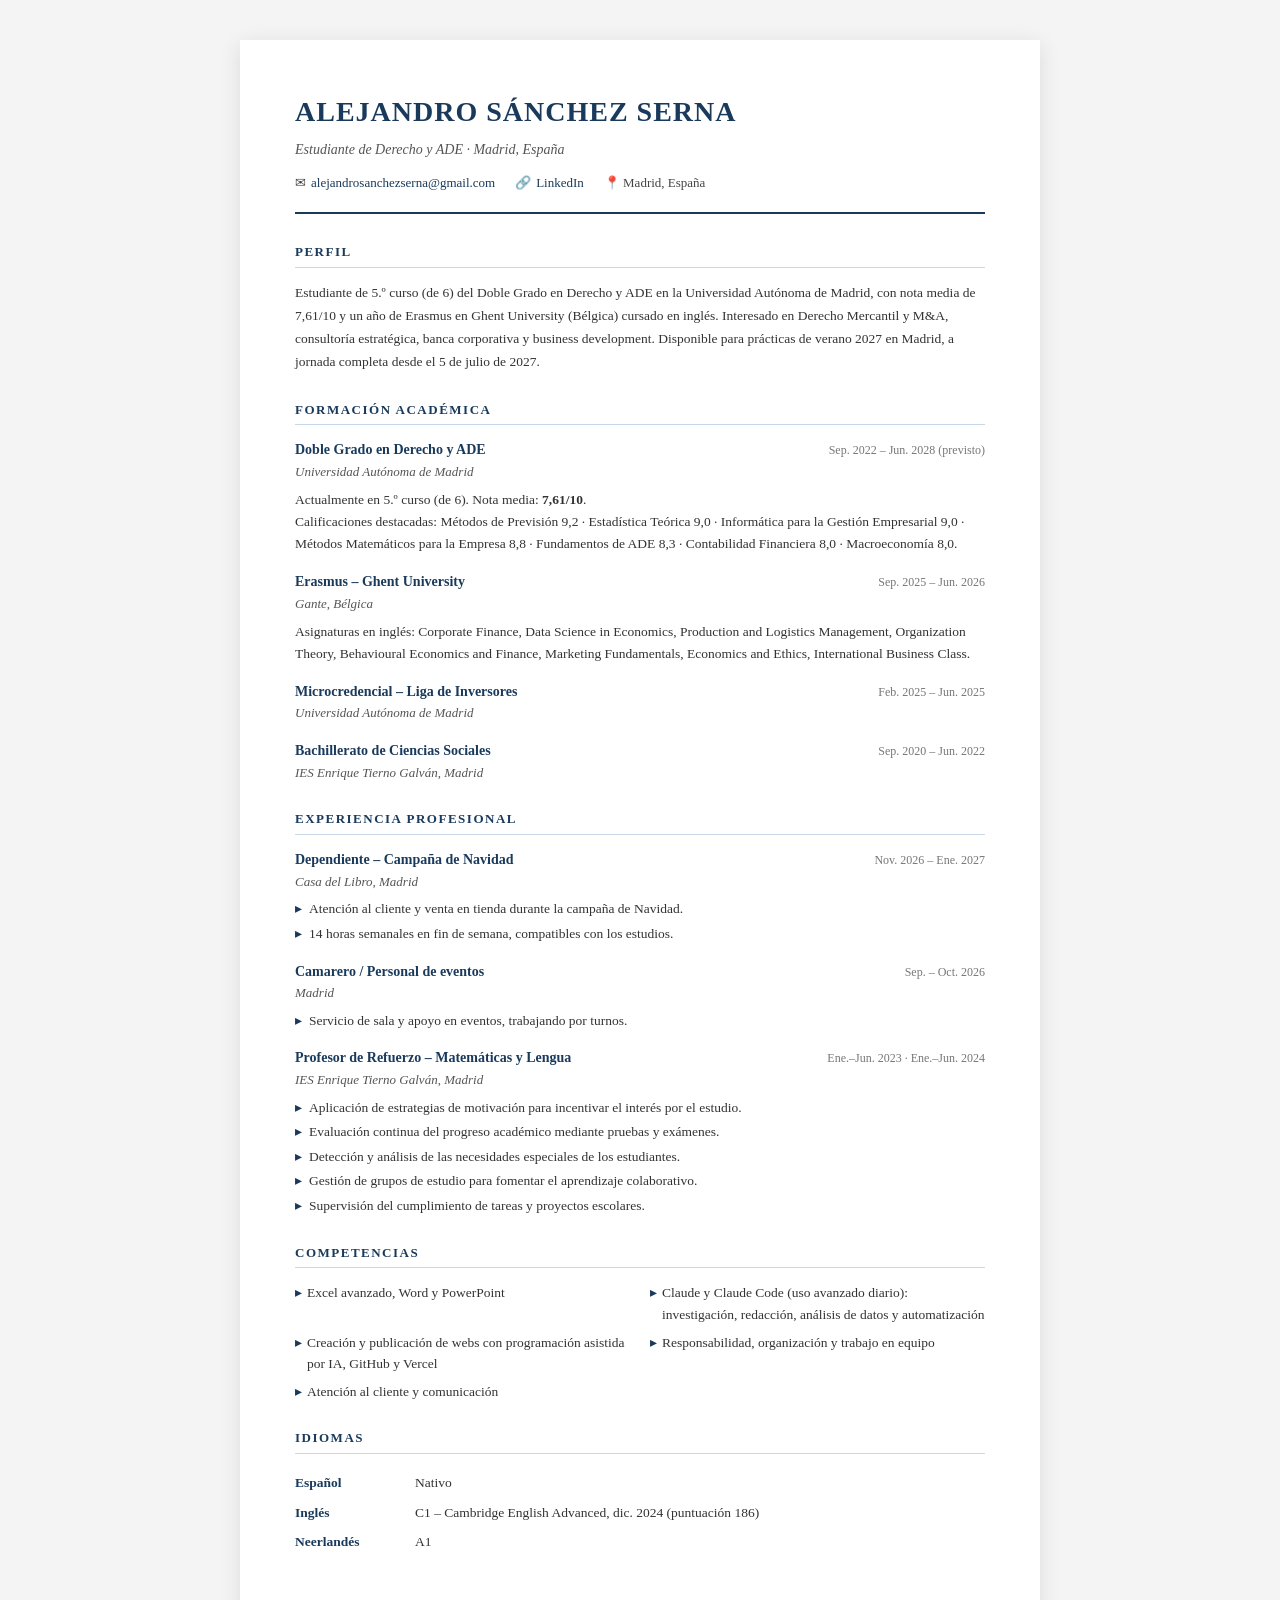
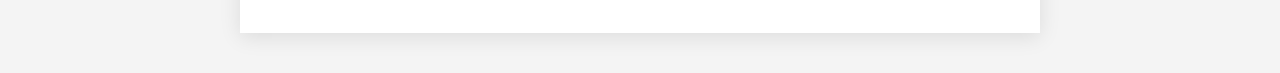
<file: curriculum.html>
<!DOCTYPE html>
<html lang="es">
<head>
  <meta charset="UTF-8" />
  <meta name="viewport" content="width=device-width, initial-scale=1.0" />
  <title>Currículum Vitae – Alejandro Sánchez Serna</title>
  <meta name="description" content="Currículum de Alejandro Sánchez Serna: 5.º de Derecho y ADE (UAM), Erasmus en Ghent University, inglés C1. Disponible para prácticas en verano 2027." />
  <link rel="canonical" href="https://curriculum-alejandro-sanchez-serna.vercel.app/" />
  <style>
    * {
      margin: 0;
      padding: 0;
      box-sizing: border-box;
    }

    body {
      font-family: 'Georgia', serif;
      background: #f4f4f4;
      color: #222;
      font-size: 14px;
      line-height: 1.6;
    }

    .page {
      max-width: 800px;
      margin: 40px auto;
      background: #fff;
      padding: 50px 55px;
      box-shadow: 0 4px 20px rgba(0,0,0,0.1);
    }

    /* HEADER */
    .header {
      border-bottom: 2px solid #1a3a5c;
      padding-bottom: 18px;
      margin-bottom: 28px;
    }

    .header h1 {
      font-size: 28px;
      font-weight: bold;
      color: #1a3a5c;
      letter-spacing: 1px;
      text-transform: uppercase;
    }

    .header .subtitle {
      font-size: 14px;
      color: #555;
      margin-top: 4px;
      font-style: italic;
    }

    .contact-info {
      margin-top: 12px;
      display: flex;
      flex-wrap: wrap;
      gap: 12px 20px;
      font-size: 13px;
      color: #444;
    }

    .contact-info span {
      display: flex;
      align-items: center;
      gap: 5px;
    }

    .contact-info a {
      color: #1a3a5c;
      text-decoration: none;
    }

    .contact-info a:hover {
      text-decoration: underline;
    }

    /* SECTIONS */
    .section {
      margin-bottom: 26px;
    }

    .section-title {
      font-size: 13px;
      font-weight: bold;
      color: #1a3a5c;
      text-transform: uppercase;
      letter-spacing: 1.5px;
      border-bottom: 1px solid #c8d8e8;
      padding-bottom: 4px;
      margin-bottom: 14px;
    }

    /* PERFIL */
    .profile-text {
      color: #333;
      font-size: 13.5px;
      line-height: 1.7;
    }

    /* EXPERIENCIA Y FORMACIÓN */
    .entry {
      margin-bottom: 16px;
    }

    .entry-header {
      display: flex;
      justify-content: space-between;
      align-items: baseline;
    }

    .entry-title {
      font-weight: bold;
      color: #1a3a5c;
      font-size: 14px;
    }

    .entry-date {
      font-size: 12px;
      color: #777;
      white-space: nowrap;
    }

    .entry-org {
      font-style: italic;
      color: #555;
      font-size: 13px;
      margin-bottom: 6px;
    }

    .entry-desc {
      color: #333;
      font-size: 13.5px;
      line-height: 1.65;
    }

    .entry-list {
      list-style: none;
      padding: 0;
      margin: 0;
    }

    .entry-list li {
      font-size: 13.5px;
      color: #333;
      padding-left: 14px;
      position: relative;
      margin-bottom: 3px;
      line-height: 1.6;
    }

    .entry-list li::before {
      content: '▸';
      position: absolute;
      left: 0;
      color: #1a3a5c;
    }

    /* HABILIDADES */
    .skills-grid {
      display: grid;
      grid-template-columns: 1fr 1fr;
      gap: 6px 20px;
    }

    .skill-item {
      font-size: 13.5px;
      color: #333;
      padding-left: 12px;
      position: relative;
    }

    .skill-item::before {
      content: '▸';
      position: absolute;
      left: 0;
      color: #1a3a5c;
    }

    /* IDIOMAS */
    .lang-table {
      width: 100%;
      border-collapse: collapse;
    }

    .lang-table td {
      padding: 4px 0;
      font-size: 13.5px;
      color: #333;
      vertical-align: top;
    }

    .lang-table td:first-child {
      font-weight: bold;
      color: #1a3a5c;
      width: 120px;
    }

    /* MÓVIL */
    @media (max-width: 600px) {
      .page { margin: 0; padding: 28px 16px; box-shadow: none; }
      .header h1 { font-size: 22px; }
      .entry-header { flex-direction: column; gap: 2px; }
      .skills-grid { grid-template-columns: 1fr; }
      .lang-table td:first-child { width: 95px; }
    }

    /* PRINT */
    @media print {
      body {
        background: #fff;
      }
      .page {
        margin: 0;
        box-shadow: none;
        padding: 40px 50px;
      }
    }
  </style>
</head>
<body>
  <div class="page">

    <!-- CABECERA -->
    <div class="header">
      <h1>Alejandro Sánchez Serna</h1>
      <div class="subtitle">Estudiante de Derecho y ADE · Madrid, España</div>
      <div class="contact-info">
        <span>✉ <a href="mailto:alejandrosanchezserna@gmail.com">alejandrosanchezserna@gmail.com</a></span>
        <span>🔗 <a href="https://www.linkedin.com/in/alejandro-s%C3%A1nchez-serna-419348226" rel="me">LinkedIn</a></span>
        <span>📍 Madrid, España</span>
      </div>
    </div>

    <!-- PERFIL -->
    <div class="section">
      <div class="section-title">Perfil</div>
      <p class="profile-text">
        Estudiante de 5.º curso (de 6) del Doble Grado en Derecho y ADE en la Universidad Autónoma de Madrid, con nota media de 7,61/10 y un año de Erasmus en Ghent University (Bélgica) cursado en inglés. Interesado en Derecho Mercantil y M&amp;A, consultoría estratégica, banca corporativa y business development. Disponible para prácticas de verano 2027 en Madrid, a jornada completa desde el 5 de julio de 2027.
      </p>
    </div>

    <!-- FORMACIÓN ACADÉMICA -->
    <div class="section">
      <div class="section-title">Formación Académica</div>

      <div class="entry">
        <div class="entry-header">
          <span class="entry-title">Doble Grado en Derecho y ADE</span>
          <span class="entry-date">Sep. 2022 – Jun. 2028 (previsto)</span>
        </div>
        <div class="entry-org">Universidad Autónoma de Madrid</div>
        <div class="entry-desc">
          Actualmente en 5.º curso (de 6). Nota media: <strong>7,61/10</strong>.<br>
          Calificaciones destacadas: Métodos de Previsión 9,2 · Estadística Teórica 9,0 · Informática para la Gestión Empresarial 9,0 · Métodos Matemáticos para la Empresa 8,8 · Fundamentos de ADE 8,3 · Contabilidad Financiera 8,0 · Macroeconomía 8,0.
        </div>
      </div>

      <div class="entry">
        <div class="entry-header">
          <span class="entry-title">Erasmus – Ghent University</span>
          <span class="entry-date">Sep. 2025 – Jun. 2026</span>
        </div>
        <div class="entry-org">Gante, Bélgica</div>
        <div class="entry-desc">
          Asignaturas en inglés: Corporate Finance, Data Science in Economics, Production and Logistics Management, Organization Theory, Behavioural Economics and Finance, Marketing Fundamentals, Economics and Ethics, International Business Class.
        </div>
      </div>

      <div class="entry">
        <div class="entry-header">
          <span class="entry-title">Microcredencial – Liga de Inversores</span>
          <span class="entry-date">Feb. 2025 – Jun. 2025</span>
        </div>
        <div class="entry-org">Universidad Autónoma de Madrid</div>
      </div>

      <div class="entry">
        <div class="entry-header">
          <span class="entry-title">Bachillerato de Ciencias Sociales</span>
          <span class="entry-date">Sep. 2020 – Jun. 2022</span>
        </div>
        <div class="entry-org">IES Enrique Tierno Galván, Madrid</div>
      </div>
    </div>

    <!-- EXPERIENCIA PROFESIONAL -->
    <div class="section">
      <div class="section-title">Experiencia Profesional</div>

      <div class="entry">
        <div class="entry-header">
          <span class="entry-title">Dependiente – Campaña de Navidad</span>
          <span class="entry-date">Nov. 2026 – Ene. 2027</span>
        </div>
        <div class="entry-org">Casa del Libro, Madrid</div>
        <ul class="entry-list">
          <li>Atención al cliente y venta en tienda durante la campaña de Navidad.</li>
          <li>14 horas semanales en fin de semana, compatibles con los estudios.</li>
        </ul>
      </div>

      <div class="entry">
        <div class="entry-header">
          <span class="entry-title">Camarero / Personal de eventos</span>
          <span class="entry-date">Sep. – Oct. 2026</span>
        </div>
        <div class="entry-org">Madrid</div>
        <ul class="entry-list">
          <li>Servicio de sala y apoyo en eventos, trabajando por turnos.</li>
        </ul>
      </div>

      <div class="entry">
        <div class="entry-header">
          <span class="entry-title">Profesor de Refuerzo – Matemáticas y Lengua</span>
          <span class="entry-date">Ene.–Jun. 2023 · Ene.–Jun. 2024</span>
        </div>
        <div class="entry-org">IES Enrique Tierno Galván, Madrid</div>
        <ul class="entry-list">
          <li>Aplicación de estrategias de motivación para incentivar el interés por el estudio.</li>
          <li>Evaluación continua del progreso académico mediante pruebas y exámenes.</li>
          <li>Detección y análisis de las necesidades especiales de los estudiantes.</li>
          <li>Gestión de grupos de estudio para fomentar el aprendizaje colaborativo.</li>
          <li>Supervisión del cumplimiento de tareas y proyectos escolares.</li>
        </ul>
      </div>
    </div>

    <!-- HABILIDADES -->
    <div class="section">
      <div class="section-title">Competencias</div>
      <div class="skills-grid">
        <div class="skill-item">Excel avanzado, Word y PowerPoint</div>
        <div class="skill-item">Claude y Claude Code (uso avanzado diario): investigación, redacción, análisis de datos y automatización</div>
        <div class="skill-item">Creación y publicación de webs con programación asistida por IA, GitHub y Vercel</div>
        <div class="skill-item">Responsabilidad, organización y trabajo en equipo</div>
        <div class="skill-item">Atención al cliente y comunicación</div>
      </div>
    </div>

    <!-- IDIOMAS -->
    <div class="section">
      <div class="section-title">Idiomas</div>
      <table class="lang-table">
        <tr>
          <td>Español</td>
          <td>Nativo</td>
        </tr>
        <tr>
          <td>Inglés</td>
          <td>C1 – Cambridge English Advanced, dic. 2024 (puntuación 186)</td>
        </tr>
        <tr>
          <td>Neerlandés</td>
          <td>A1</td>
        </tr>
      </table>
    </div>

  </div>
</body>
</html>
</file>
<file: styles.css>
/* Shared styles for the Spanish (/) and English (/en/) versions.
   Light, editorial look: warm paper background, ink text, navy as the single accent. */

:root {
  --paper: #f4f1ea;
  --paper-2: #ebe7dd;
  --ink: #141413;
  --muted: #5d5b55;
  --line: rgba(20, 20, 19, 0.16);
  --navy: #12304f;
  --navy-ink: #f4f1ea;

  --sans: 'Geist', 'Inter', system-ui, -apple-system, 'Segoe UI', sans-serif;
  --mono: 'Geist Mono', ui-monospace, 'SFMono-Regular', Menlo, Consolas, monospace;

  --ease-out: cubic-bezier(0.23, 1, 0.32, 1);
  --ease: cubic-bezier(0.25, 0.1, 0.25, 1);

  --gutter: clamp(16px, 4vw, 48px);
  --max: 1200px;
}

* { margin: 0; padding: 0; box-sizing: border-box; }

html { scroll-behavior: smooth; -webkit-text-size-adjust: 100%; }

body {
  background: var(--paper);
  color: var(--ink);
  font-family: var(--sans);
  font-size: 16px;
  line-height: 1.6;
  -webkit-font-smoothing: antialiased;
  text-rendering: optimizeLegibility;
}

img { display: block; max-width: 100%; }
a { color: inherit; }

::selection { background: var(--navy); color: var(--navy-ink); }

:focus-visible { outline: 2px solid var(--navy); outline-offset: 3px; border-radius: 2px; }

.skip-link {
  position: absolute; left: 16px; top: -60px; z-index: 200;
  background: var(--ink); color: var(--paper);
  padding: 8px 14px; font-size: 13px; font-weight: 600; text-decoration: none;
}
.skip-link:focus { top: 12px; }

.wrap { max-width: var(--max); margin: 0 auto; padding: 0 var(--gutter); }

.label {
  font-family: var(--mono);
  font-size: 11px;
  font-weight: 500;
  letter-spacing: 0.14em;
  text-transform: uppercase;
  color: var(--muted);
}

/* ── HEADER ── */
.site-header {
  position: sticky;
  top: 0;
  z-index: 100;
  background: rgba(244, 241, 234, 0.9);
  backdrop-filter: blur(10px);
  -webkit-backdrop-filter: blur(10px);
  border-bottom: 1px solid var(--line);
}

.site-header .wrap {
  display: flex;
  align-items: center;
  justify-content: space-between;
  gap: 24px;
  height: 64px;
}

.brand {
  font-size: 14px;
  font-weight: 700;
  letter-spacing: 0.06em;
  text-transform: uppercase;
  text-decoration: none;
  white-space: nowrap;
}

.header-right { display: flex; align-items: center; gap: 28px; }

.nav-links { display: flex; gap: 26px; list-style: none; }

.nav-links a {
  font-size: 14px;
  font-weight: 500;
  text-decoration: none;
  white-space: nowrap;
  color: var(--ink);
  opacity: 0.72;
  transition: opacity 160ms var(--ease);
}

.lang-switch {
  display: flex;
  border: 1px solid var(--line);
  border-radius: 999px;
  padding: 2px;
  font-family: var(--mono);
  font-size: 11px;
  letter-spacing: 0.08em;
}

.lang-switch a,
.lang-switch span {
  padding: 3px 9px;
  border-radius: 999px;
  text-decoration: none;
  color: var(--muted);
  transition: color 160ms var(--ease);
}

.lang-switch [aria-current] { background: var(--ink); color: var(--paper); }

/* ── HERO ── */
.hero { padding: clamp(40px, 7vw, 96px) 0 clamp(48px, 7vw, 88px); }

.hero .wrap {
  display: grid;
  grid-template-columns: minmax(0, 7fr) minmax(0, 4fr);
  gap: clamp(32px, 5vw, 72px);
  align-items: end;
}

.hero h1 {
  font-size: clamp(54px, 9.4vw, 128px);
  font-weight: 700;
  line-height: 0.9;
  letter-spacing: -0.055em;
  margin: 22px 0 28px;
}

.hero h1 .soft { color: var(--muted); }

.lead {
  font-size: clamp(17px, 1.6vw, 20px);
  line-height: 1.5;
  max-width: 34em;
  text-wrap: pretty;
}

.cta-row { display: flex; flex-wrap: wrap; gap: 12px; margin-top: 32px; }

.btn {
  display: inline-flex;
  align-items: center;
  justify-content: center;
  gap: 10px;
  height: 48px;
  padding: 0 22px;
  border-radius: 999px;
  font-size: 15px;
  font-weight: 600;
  text-decoration: none;
  border: 1px solid var(--ink);
  transition:
    background-color 160ms var(--ease),
    color 160ms var(--ease),
    transform 160ms var(--ease-out);
}

.btn-dark { background: var(--ink); color: var(--paper); }
.btn-light { background: transparent; color: var(--ink); }

.btn:active,
.link-row:active { transform: scale(0.97); }

.btn svg { width: 16px; height: 16px; flex-shrink: 0; }

.alt-cv { margin-top: 16px; font-size: 14px; color: var(--muted); }
.alt-cv a { color: var(--ink); text-underline-offset: 3px; text-decoration-thickness: 1px; }

.portrait {
  position: relative;
  aspect-ratio: 4 / 5;
  border-radius: 6px;
  overflow: hidden;
  background: var(--paper-2);
}

.portrait img { width: 100%; height: 100%; object-fit: cover; object-position: 50% 30%; }

.portrait figcaption {
  position: absolute;
  left: 12px;
  bottom: 12px;
  display: inline-flex;
  align-items: center;
  gap: 8px;
  background: rgba(244, 241, 234, 0.92);
  border-radius: 999px;
  padding: 6px 12px;
  font-family: var(--mono);
  font-size: 11px;
  letter-spacing: 0.08em;
  text-transform: uppercase;
}

.dot { width: 7px; height: 7px; border-radius: 50%; background: #2f8a4c; flex-shrink: 0; }

/* ── AVAILABILITY BAND (the one colour block) ── */
.band {
  background: var(--navy);
  color: var(--navy-ink);
  border-radius: 8px;
  padding: clamp(28px, 5vw, 56px);
  display: grid;
  grid-template-columns: minmax(0, 1fr) auto;
  gap: 24px 48px;
  align-items: end;
}

.band .label { color: rgba(244, 241, 234, 0.65); }

.band p {
  font-size: clamp(26px, 3.6vw, 46px);
  font-weight: 650;
  line-height: 1.05;
  letter-spacing: -0.035em;
  margin-top: 14px;
  max-width: 18em;
  text-wrap: balance;
}

.band .btn { background: var(--navy-ink); color: var(--navy); border-color: var(--navy-ink); }

/* ── SECTIONS ── */
.section { padding: clamp(64px, 9vw, 120px) 0 0; scroll-margin-top: 72px; }

.section-head {
  display: grid;
  grid-template-columns: minmax(0, 4fr) minmax(0, 8fr);
  gap: 24px;
  align-items: baseline;
  padding-bottom: 28px;
  border-bottom: 1px solid var(--ink);
}

.section-head h2 {
  font-size: clamp(36px, 5.2vw, 64px);
  font-weight: 700;
  line-height: 1;
  letter-spacing: -0.045em;
}

/* Two-column text block (About) */
.split {
  display: grid;
  grid-template-columns: minmax(0, 4fr) minmax(0, 8fr);
  gap: 24px;
  padding-top: 32px;
}

.prose { font-size: 18px; line-height: 1.6; max-width: 40em; }
.prose p + p { margin-top: 16px; }

.facts { margin-top: 40px; border-top: 1px solid var(--line); }

.fact {
  display: grid;
  grid-template-columns: minmax(0, 1fr) minmax(0, 2fr);
  gap: 16px;
  padding: 14px 0;
  border-bottom: 1px solid var(--line);
  font-size: 15px;
}

/* Rows (education, experience, languages) */
.row {
  display: grid;
  grid-template-columns: minmax(0, 4fr) minmax(0, 8fr);
  gap: 24px;
  padding: 32px 0;
  border-bottom: 1px solid var(--line);
}

.row-meta { display: flex; flex-direction: column; gap: 6px; }

.num { font-family: var(--mono); font-size: 12px; color: var(--muted); }

.date {
  font-family: var(--mono);
  font-size: 13px;
  letter-spacing: 0.02em;
  font-variant-numeric: tabular-nums;
}

.row h3 {
  font-size: clamp(22px, 2.4vw, 30px);
  font-weight: 650;
  line-height: 1.15;
  letter-spacing: -0.03em;
}

.org { margin-top: 6px; color: var(--muted); font-size: 15px; }

.row-body p,
.row-body ul { margin-top: 14px; font-size: 16px; line-height: 1.6; max-width: 44em; }

.row-body p.label { font-size: 11px; margin-top: 24px; }

.row-body ul { list-style: none; }
.row-body li { position: relative; padding-left: 20px; }
.row-body li + li { margin-top: 6px; }
.row-body li::before { content: '→'; position: absolute; left: 0; color: var(--muted); }

.grades {
  margin-top: 16px;
  display: grid;
  grid-template-columns: repeat(2, minmax(0, 1fr));
  column-gap: 32px;
  max-width: 44em;
}

.grade {
  display: flex;
  justify-content: space-between;
  gap: 16px;
  padding: 8px 0;
  border-bottom: 1px dashed var(--line);
  font-size: 14.5px;
}

.grade span { font-family: var(--mono); font-variant-numeric: tabular-nums; }

/* Skills */
.skills {
  display: grid;
  grid-template-columns: repeat(2, minmax(0, 1fr));
  column-gap: 32px;
}

.skill {
  display: grid;
  grid-template-columns: 34px minmax(0, 1fr);
  padding: 18px 0;
  border-bottom: 1px solid var(--line);
  font-size: 16px;
  line-height: 1.5;
}

.skill .num { padding-top: 3px; }

/* Contact */
.contact-title {
  font-size: clamp(56px, 11vw, 150px);
  font-weight: 700;
  line-height: 0.9;
  letter-spacing: -0.06em;
  padding-top: 24px;
}

/* Contact links are real buttons: bordered cards with an arrow in a circle */
.links {
  margin-top: 40px;
  display: grid;
  grid-template-columns: repeat(2, minmax(0, 1fr));
  gap: 12px;
}

.link-row {
  display: flex;
  align-items: center;
  justify-content: space-between;
  gap: 16px;
  min-height: 96px;
  padding: 20px 20px 20px 24px;
  border: 1px solid var(--ink);
  border-radius: 14px;
  background: transparent;
  color: var(--ink);
  text-decoration: none;
  font-size: clamp(19px, 2vw, 26px);
  font-weight: 600;
  letter-spacing: -0.025em;
  cursor: pointer;
  -webkit-tap-highlight-color: transparent;
  transition:
    background-color 180ms var(--ease),
    color 180ms var(--ease),
    transform 160ms var(--ease-out);
}

.link-row small {
  display: block;
  font-family: var(--mono);
  font-size: 11px;
  font-weight: 500;
  letter-spacing: 0.14em;
  text-transform: uppercase;
  color: var(--muted);
  margin-bottom: 6px;
  transition: color 180ms var(--ease);
}

.link-row .text { min-width: 0; overflow-wrap: break-word; }

.link-row .arrow {
  flex-shrink: 0;
  display: grid;
  place-items: center;
  width: 48px;
  height: 48px;
  border-radius: 50%;
  background: var(--ink);
  color: var(--paper);
  font-size: 20px;
  line-height: 1;
  transition: background-color 180ms var(--ease), color 180ms var(--ease), transform 200ms var(--ease-out);
}

.link-row.primary { background: var(--navy); border-color: var(--navy); color: var(--navy-ink); }
.link-row.primary small { color: rgba(244, 241, 234, 0.65); }
.link-row.primary .arrow { background: var(--navy-ink); color: var(--navy); }

/* Footer */
footer { margin-top: clamp(80px, 10vw, 140px); border-top: 1px solid var(--line); }

footer .wrap {
  display: flex;
  justify-content: space-between;
  gap: 16px;
  flex-wrap: wrap;
  padding-top: 24px;
  padding-bottom: 32px;
}

/* ── HOVER (only with a real pointer) ── */
@media (hover: hover) and (pointer: fine) {
  .nav-links a:hover { opacity: 1; }
  .lang-switch a:hover { color: var(--ink); }
  .btn-dark:hover { background: #2b2b29; }
  .btn-light:hover { background: var(--ink); color: var(--paper); }
  .band .btn:hover { background: #ffffff; }
  .link-row:hover { background: var(--ink); color: var(--paper); }
  .link-row:hover small { color: rgba(244, 241, 234, 0.65); }
  .link-row:hover .arrow { background: var(--paper); color: var(--ink); transform: translate(2px, -2px); }
  .link-row.down:hover .arrow { transform: translateY(2px); }
  .link-row.primary:hover { background: #0c2340; color: var(--navy-ink); }
}

/* ── ENTRANCE MOTION (content stays visible without JS) ── */
@keyframes rise {
  from { opacity: 0; transform: translateY(12px); }
  to { opacity: 1; transform: none; }
}

.hero-in > * { animation: rise 700ms var(--ease-out) both; }
.hero-in > :nth-child(2) { animation-delay: 60ms; }
.hero-in > :nth-child(3) { animation-delay: 120ms; }
.hero-in > :nth-child(4) { animation-delay: 180ms; }
.hero-in > :nth-child(5) { animation-delay: 240ms; }
.portrait { animation: rise 800ms var(--ease-out) 120ms both; }

.js .reveal {
  opacity: 0;
  transform: translateY(14px);
  transition: opacity 600ms var(--ease-out), transform 600ms var(--ease-out);
}

.js .reveal.is-visible { opacity: 1; transform: none; }

@media (prefers-reduced-motion: reduce) {
  html { scroll-behavior: auto; }
  .hero-in > *, .portrait { animation: none; }
  .js .reveal { transform: none; transition: opacity 200ms ease; }
  .btn:active, .link-row:active { transform: none; }
}

/* ── RESPONSIVE ── */
@media (max-width: 960px) {
  .nav-links { gap: 18px; }
  .nav-links a { font-size: 13px; }
}

@media (max-width: 820px) {
  .site-header .wrap { height: auto; flex-wrap: wrap; row-gap: 0; padding-top: 14px; }
  .header-right { display: contents; }
  .lang-switch { margin-left: auto; }
  .nav-links {
    order: 3;
    width: 100%;
    gap: 22px;
    overflow-x: auto;
    padding: 10px 0 12px;
    scrollbar-width: none;
    mask-image: linear-gradient(to right, #000 85%, transparent);
    -webkit-mask-image: linear-gradient(to right, #000 85%, transparent);
  }
  .nav-links::-webkit-scrollbar { display: none; }
  .nav-links li:last-child { padding-right: 24px; }
  .section { scroll-margin-top: 100px; }

  .hero .wrap { grid-template-columns: 1fr; }
  .portrait { max-width: 420px; order: -1; aspect-ratio: 5 / 4; }
  .portrait img { object-position: 50% 22%; }

  .band { grid-template-columns: 1fr; }
  .band .btn { justify-self: start; }

  .section-head,
  .split,
  .row { grid-template-columns: 1fr; gap: 10px; }
  .split { gap: 20px; }
  .row { padding: 26px 0; }
  .row-meta { flex-direction: row; gap: 14px; align-items: baseline; }
  .skills { grid-template-columns: 1fr; }
}

.link-row:focus-visible { outline: 2px solid var(--navy); outline-offset: 3px; }

@media (max-width: 560px) {
  .links { grid-template-columns: 1fr; }
  .link-row { min-height: 84px; }
  .brand { font-size: 13px; }
  .hero h1 { margin-top: 18px; }
  .cta-row .btn { flex: 1 1 100%; }
  .grades { grid-template-columns: 1fr; }
  .fact { grid-template-columns: 1fr; gap: 2px; }
  .prose { font-size: 17px; }
}
</file>
